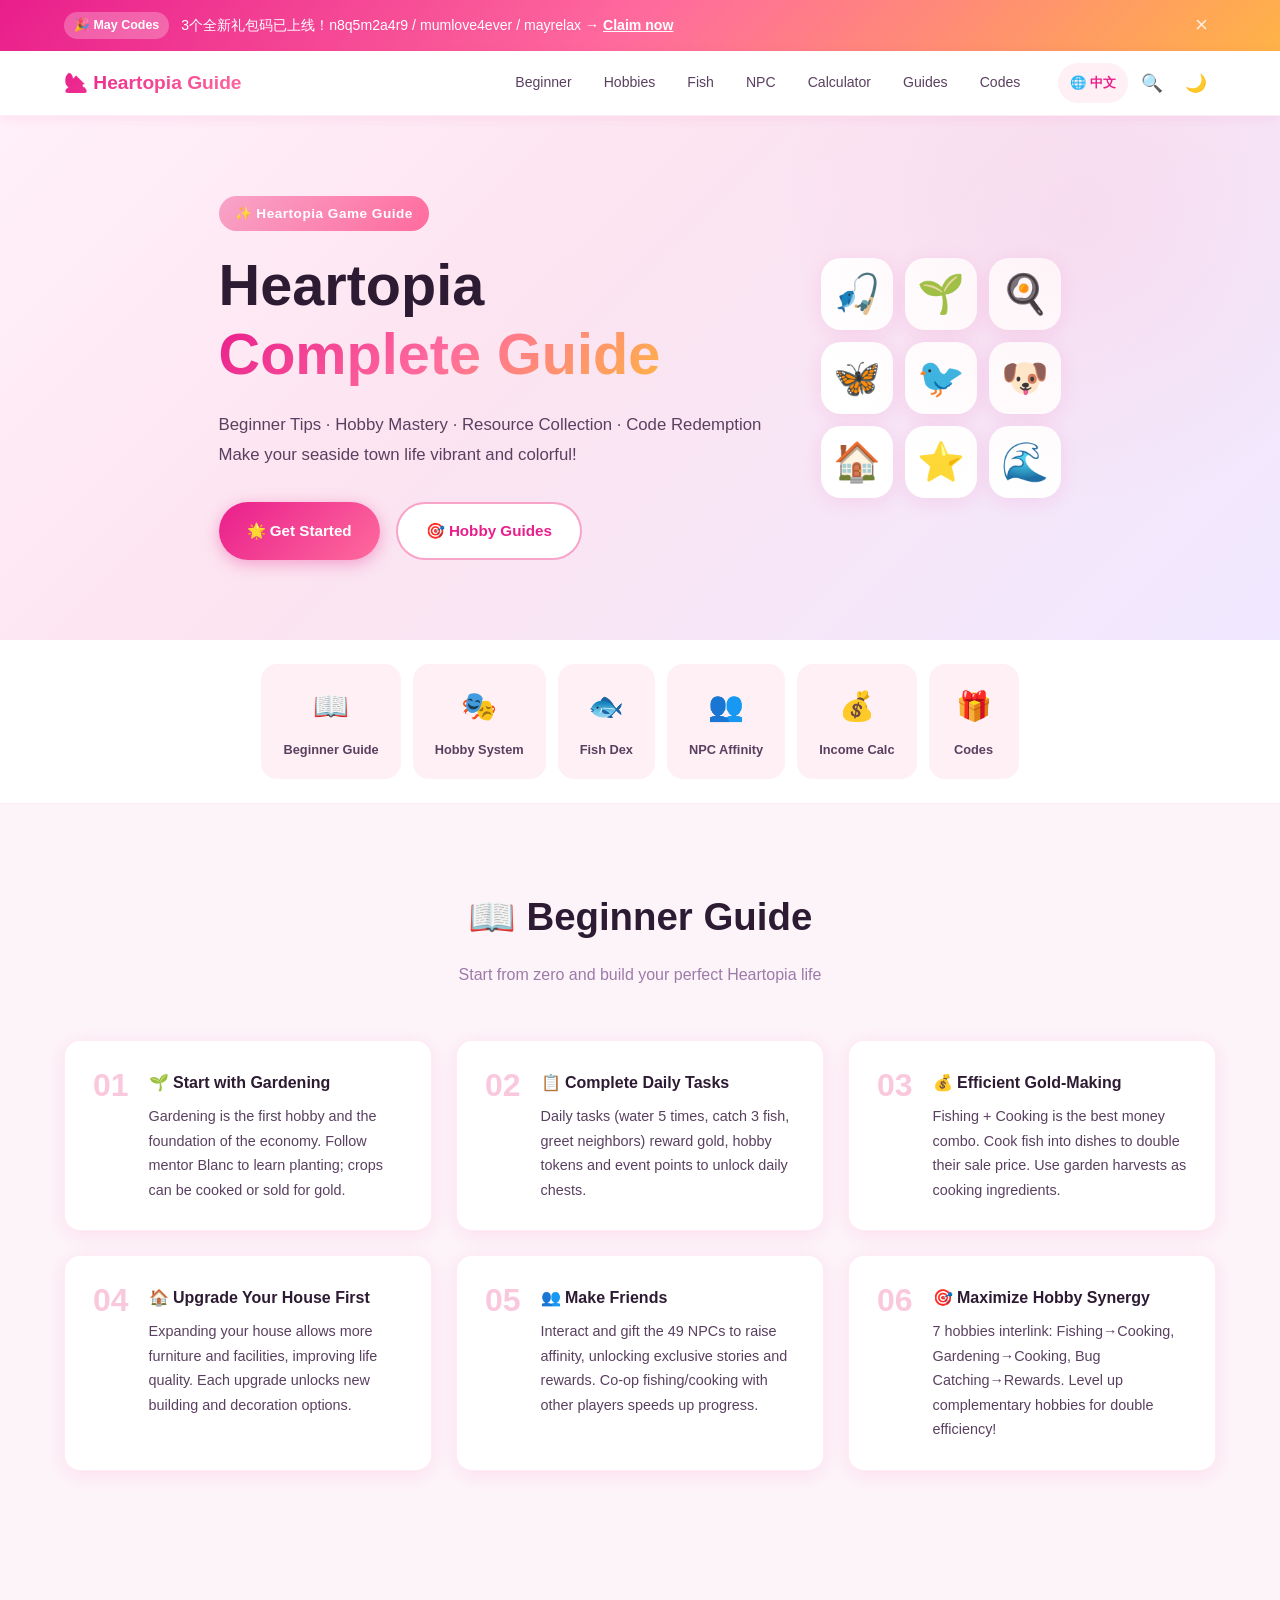
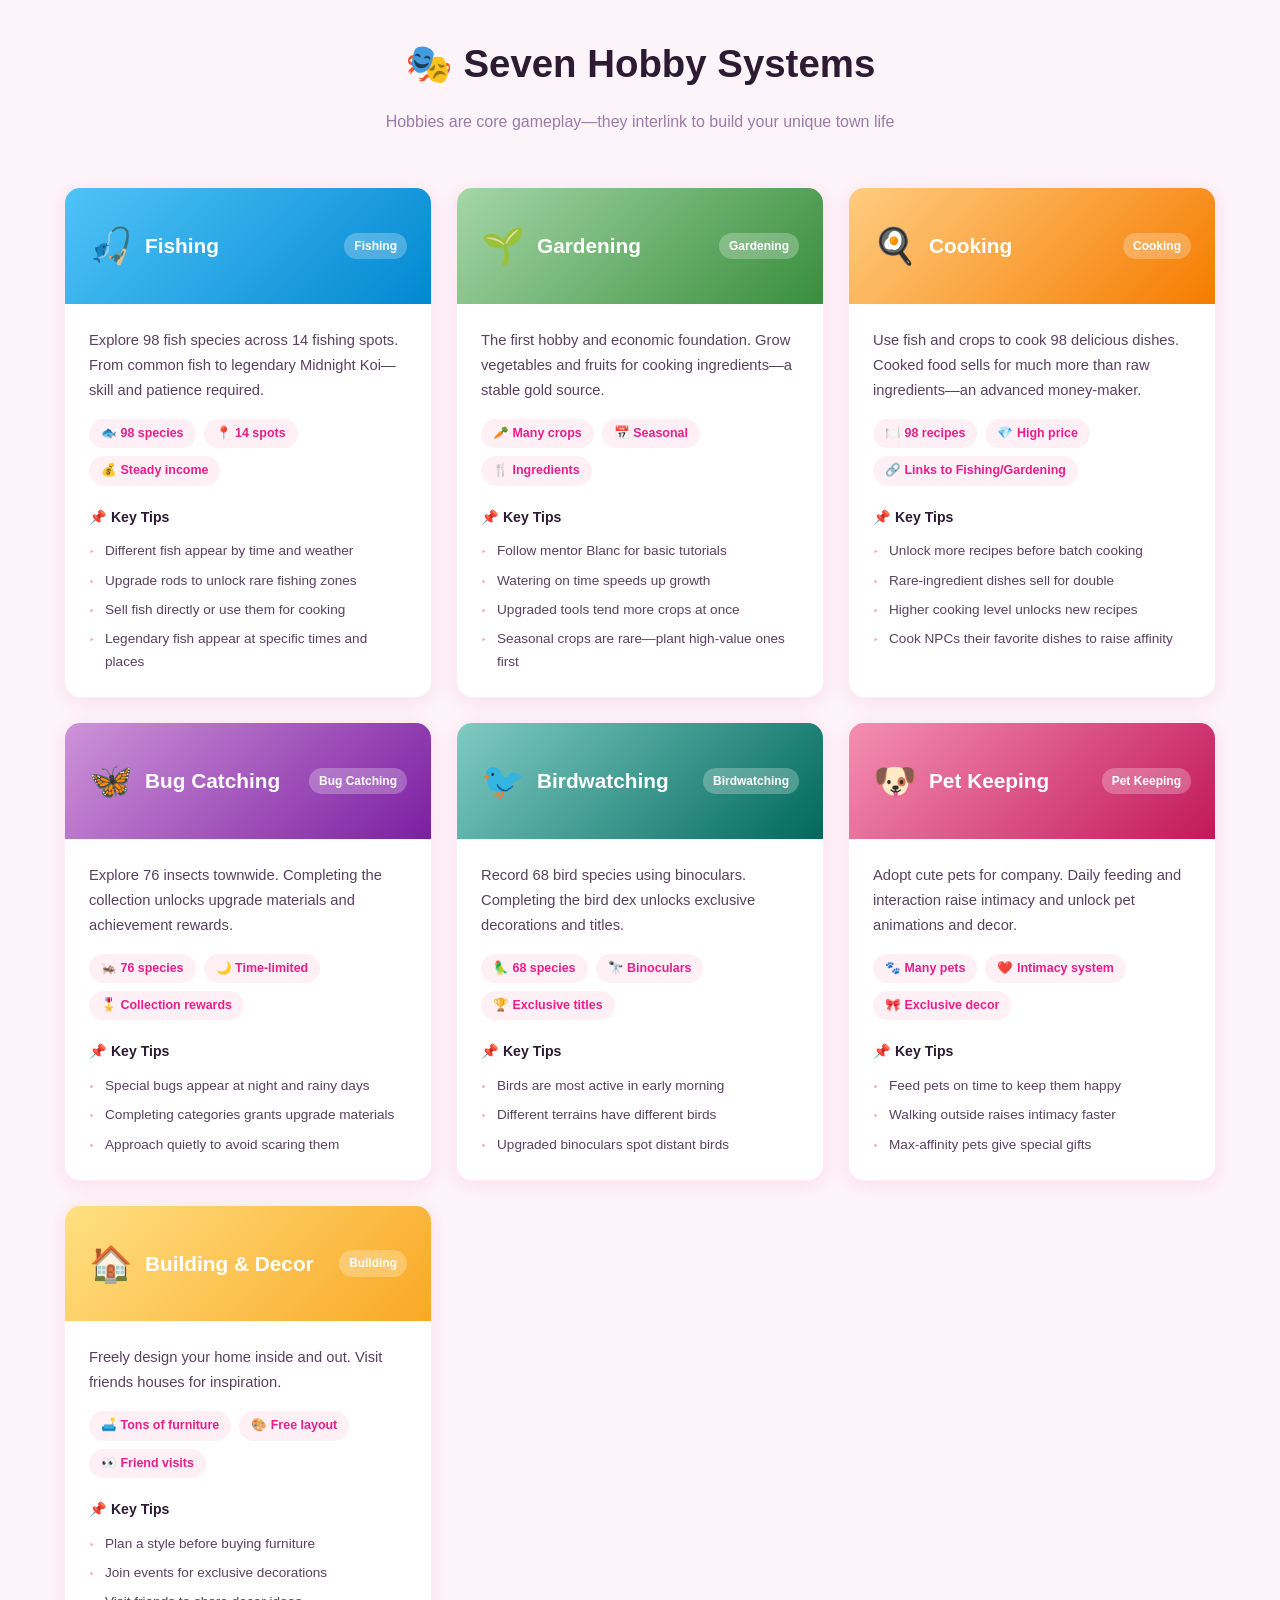
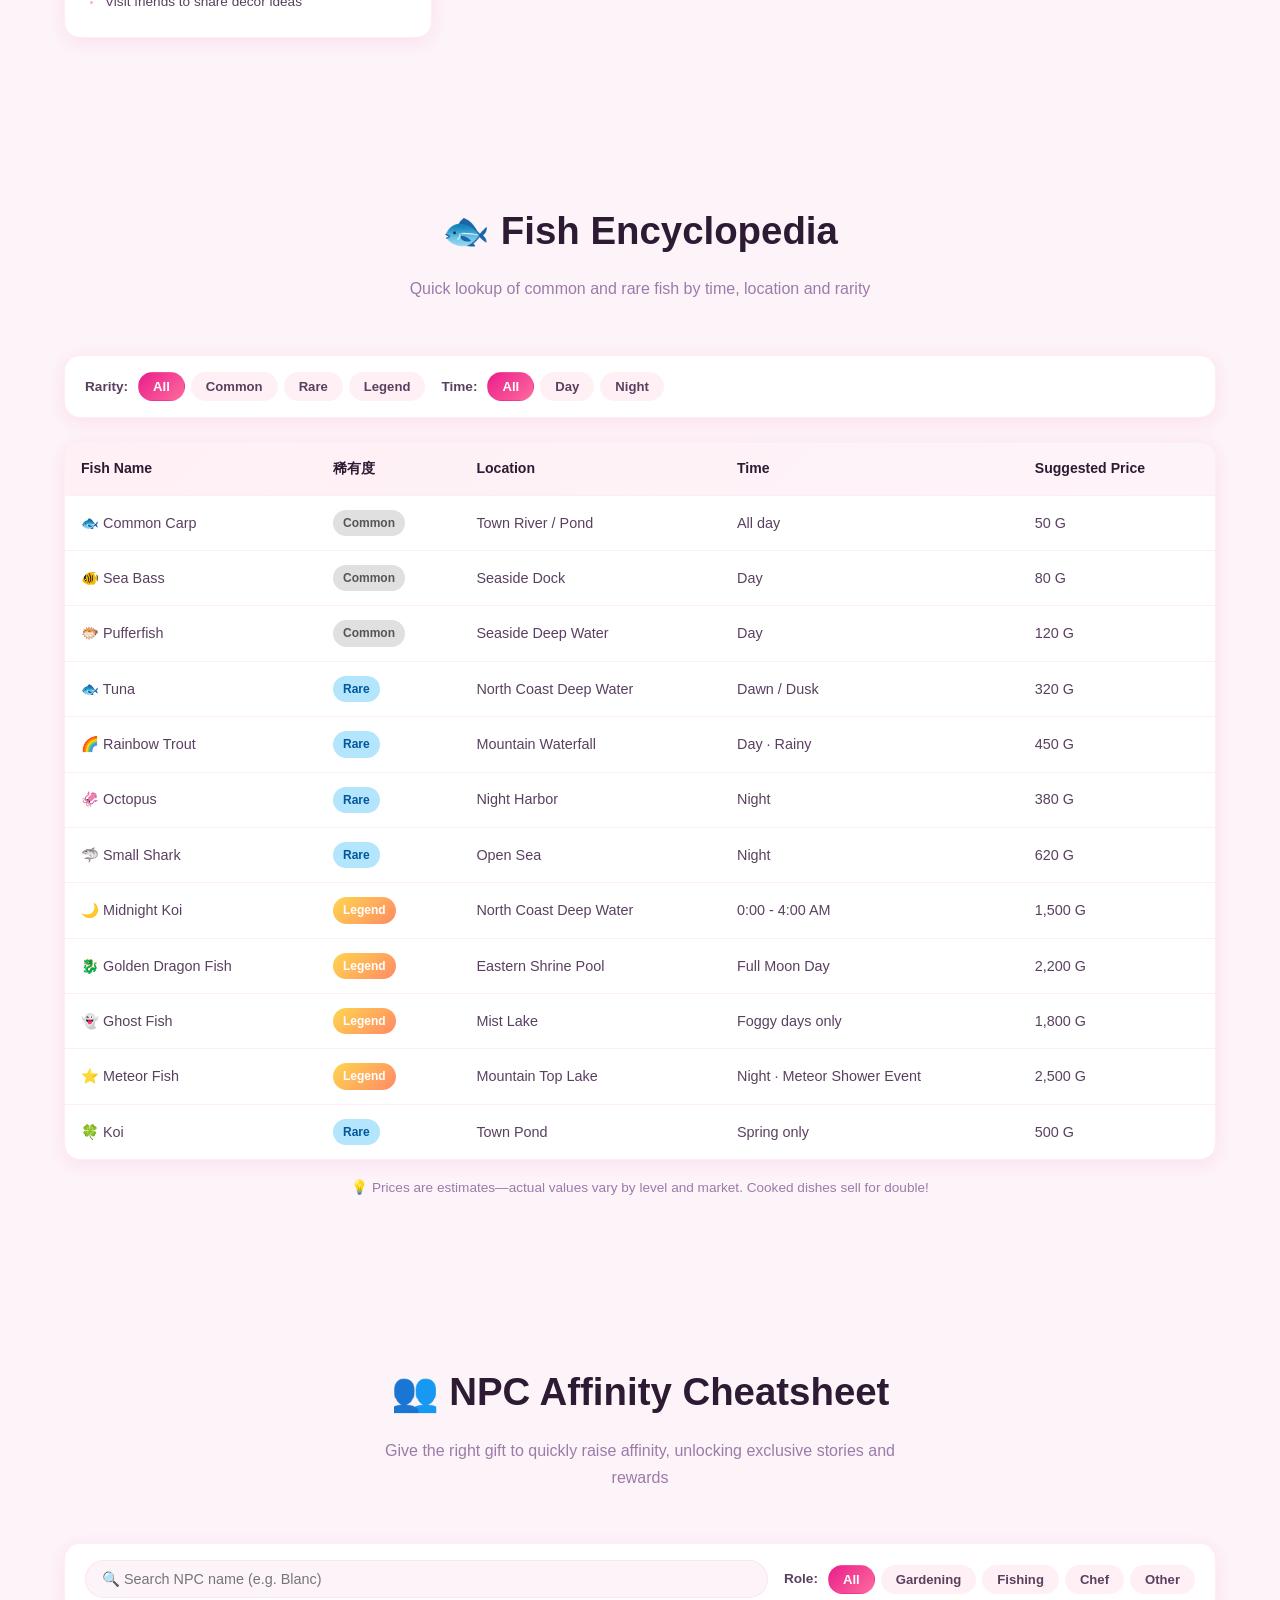
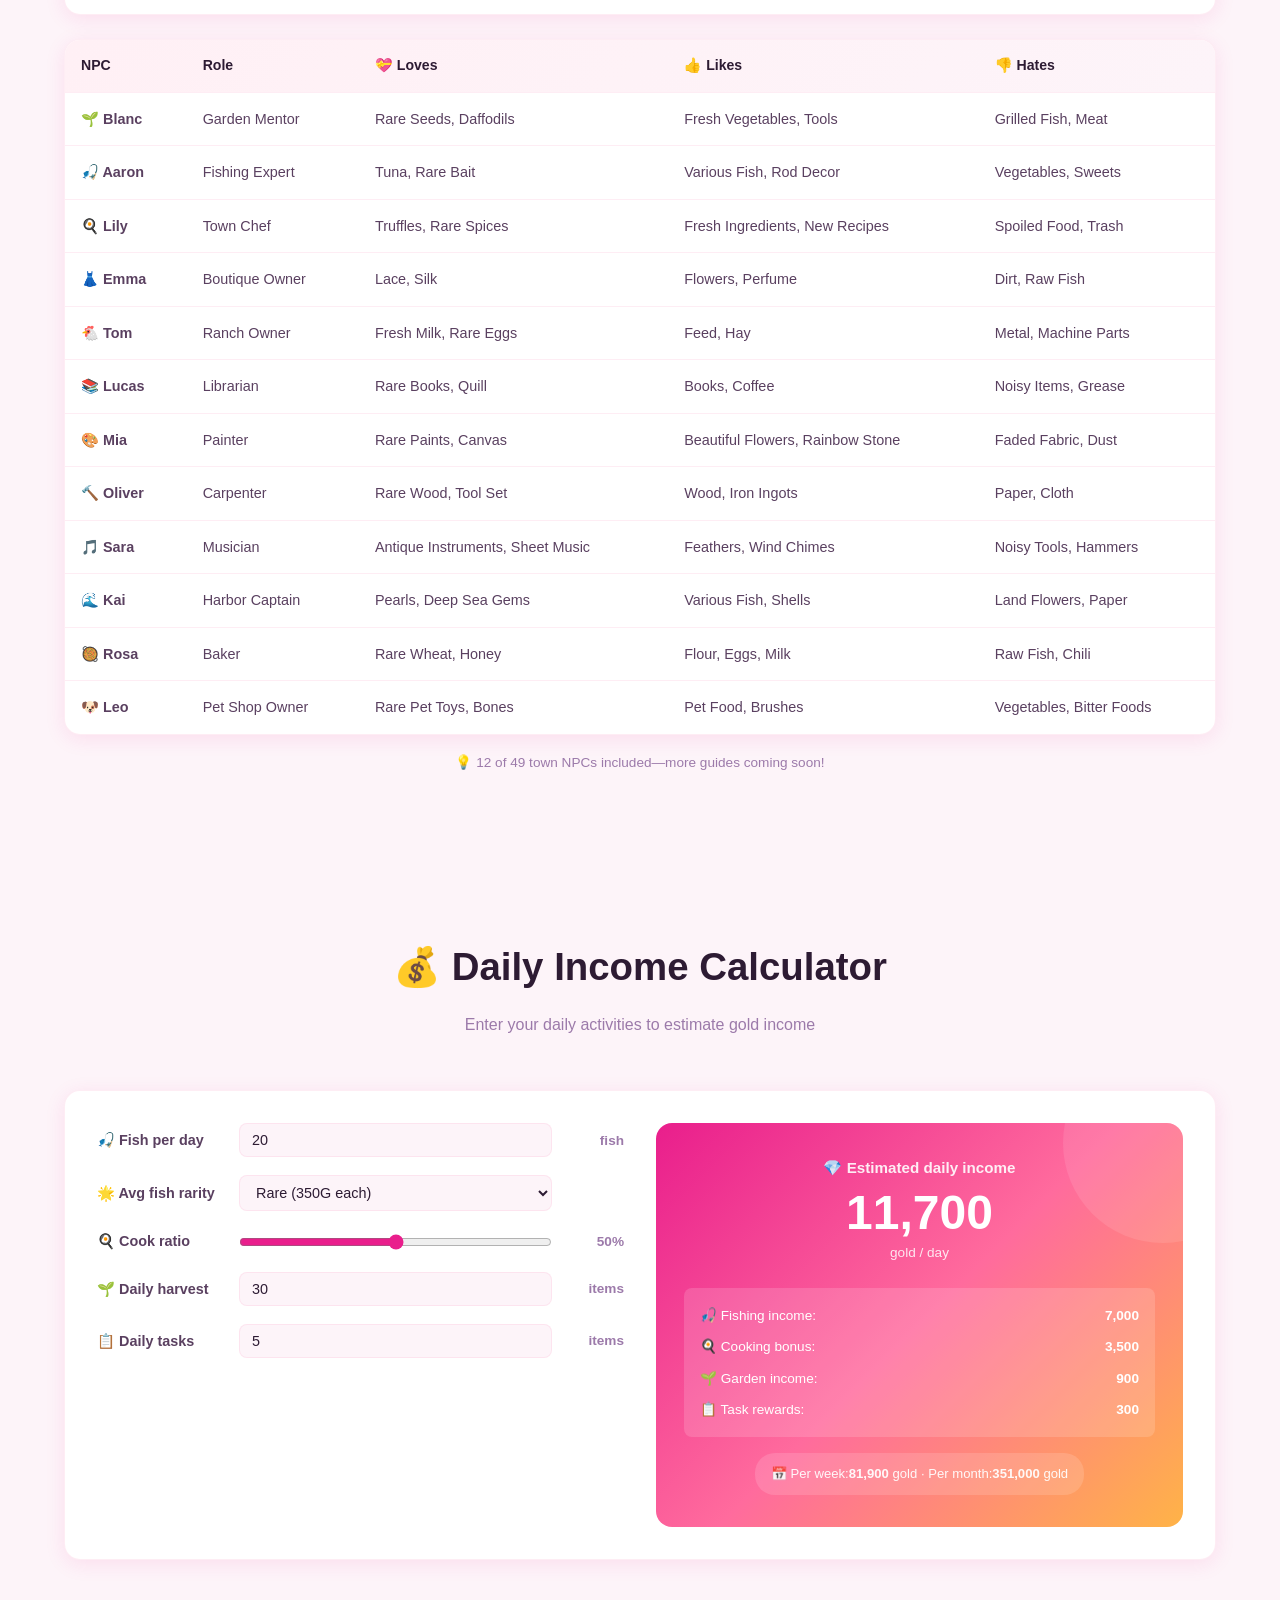
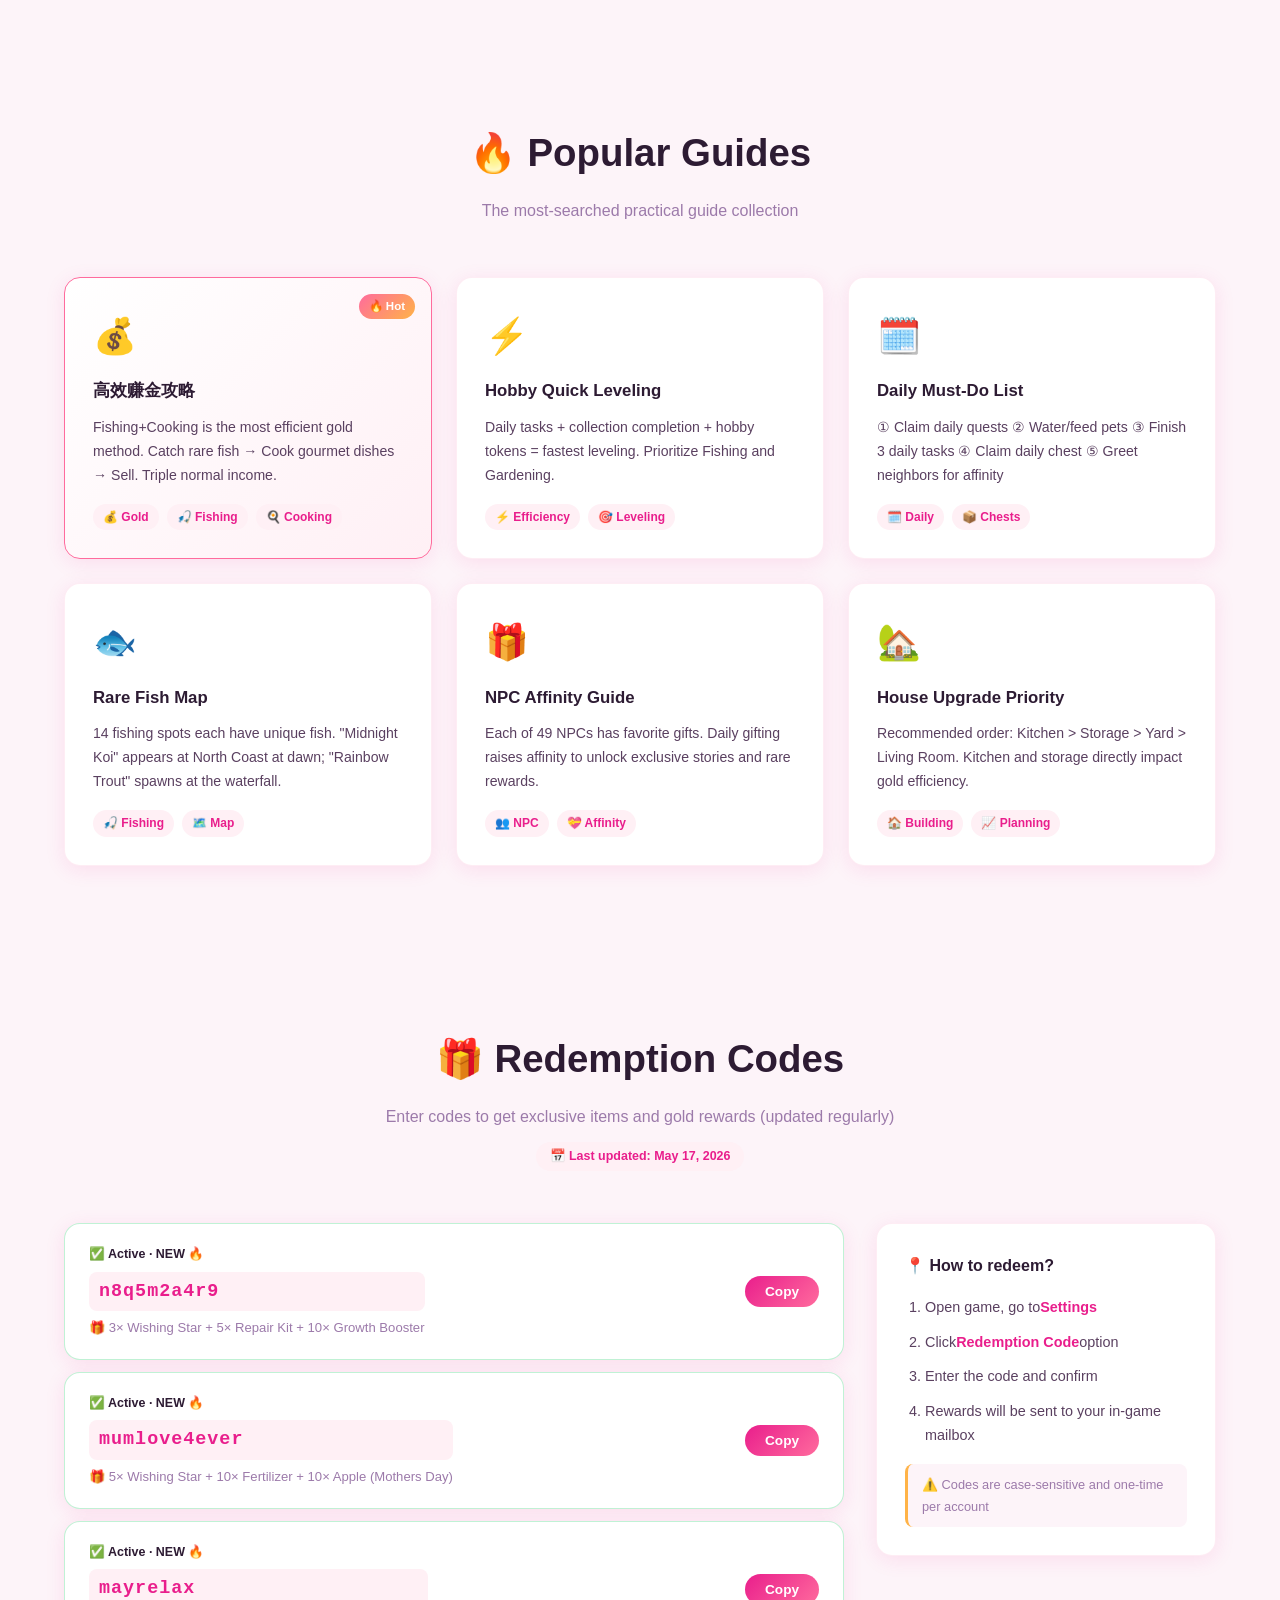
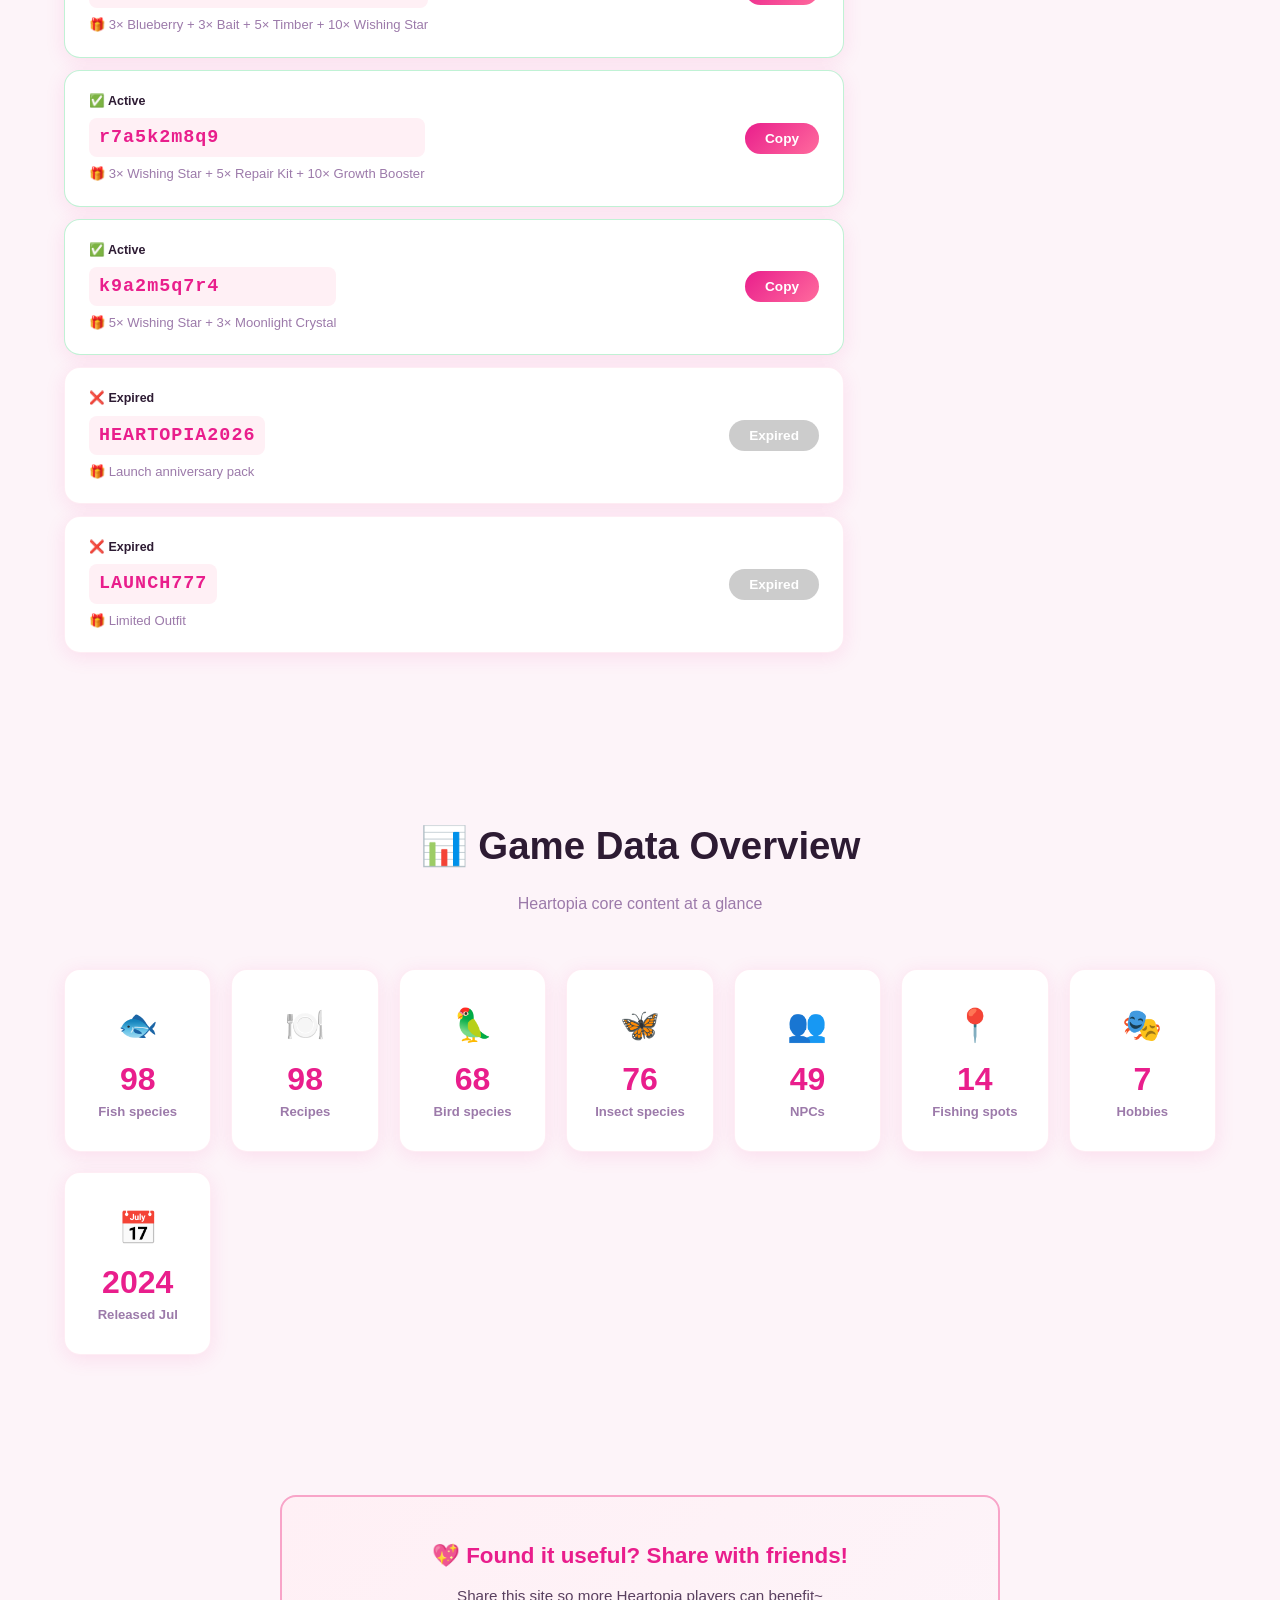
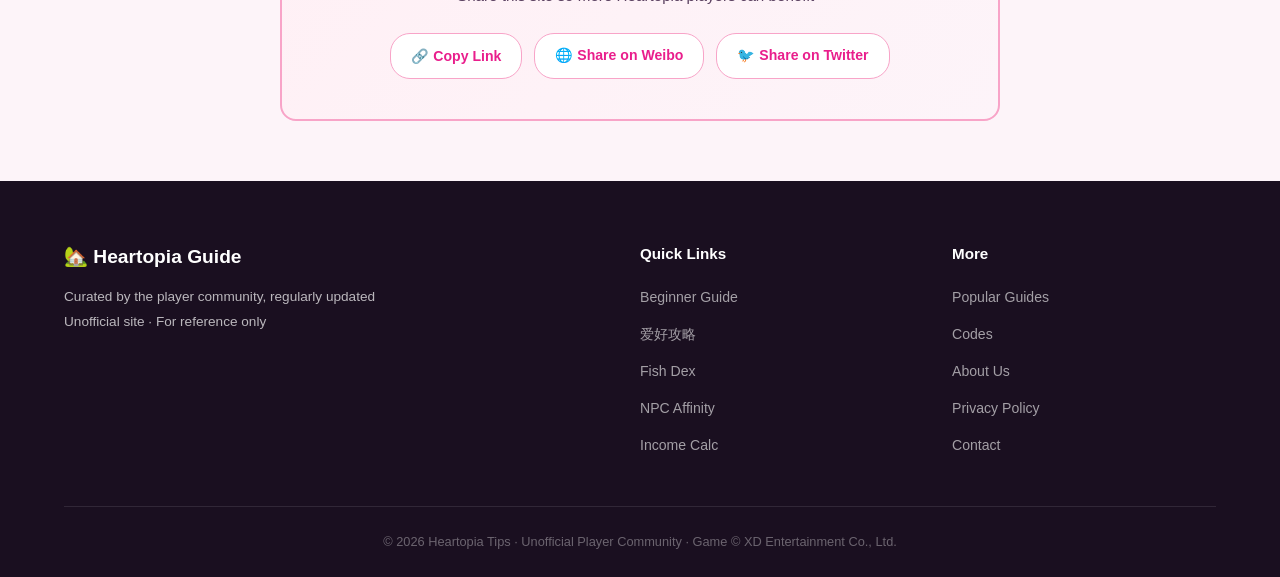
<file: index.html>
<!DOCTYPE html>
<html lang="zh-CN">
<head>
  <meta charset="UTF-8" />
  <meta name="viewport" content="width=device-width, initial-scale=1.0" />
  <meta name="google-site-verification" content="8RBSI-1IWqHlPCmlTVokvGApNBkmoZg4yW8gKkN1jRw" />

  <!-- Google AdSense -->
  <script async src="https://pagead2.googlesyndication.com/pagead/js/adsbygoogle.js?client=ca-pub-1052446335320201" crossorigin="anonymous"></script>

  <!-- SEO 基本信息 -->
  <title>心动小镇攻略站 | 新手指南 · 爱好攻略 · 礼包码 - Heartopia Guide</title>
  <meta name="description" content="心动小镇（Heartopia）全攻略：新手入坑指南、7大爱好系统（钓鱼/园艺/烹饪/捕虫/观鸟/养宠/建造）、热门赚金技巧、最新礼包码兑换码合集，助你快速上手海滨小镇生活！" />
  <meta name="keywords" content="心动小镇,心动小镇攻略,Heartopia,心动小镇礼包码,心动小镇钓鱼,心动小镇烹饪,心动小镇园艺,心动小镇新手攻略,心动小镇兑换码,心动小镇NPC,心动小镇鱼类,XD心动小镇" />
  <meta name="author" content="Heartopia Tips" />
  <meta name="robots" content="index, follow" />
  <link rel="canonical" href="https://heartopiatips.com/" />
  <link rel="icon" type="image/svg+xml" href="/favicon.svg" />
  <link rel="apple-touch-icon" href="/apple-touch-icon.svg" />
  <link rel="manifest" href="/site.webmanifest" />
  <meta name="theme-color" content="#e91e8c" />
  <link rel="alternate" hreflang="zh-CN" href="https://heartopiatips.com/" />
  <link rel="alternate" hreflang="en" href="https://heartopiatips.com/?lang=en" />
  <link rel="alternate" hreflang="x-default" href="https://heartopiatips.com/" />

  <!-- Open Graph -->
  <meta property="og:type" content="website" />
  <meta property="og:title" content="心动小镇攻略站 | 新手指南 · 爱好攻略 · 礼包码" />
  <meta property="og:description" content="心动小镇全攻略合集：7大爱好系统、新手指南、赚金技巧、最新礼包码，让你的小镇生活更精彩！" />
  <meta property="og:url" content="https://heartopiatips.com/" />
  <meta property="og:site_name" content="心动小镇攻略站" />
  <meta property="og:locale" content="zh_CN" />

  <!-- Twitter Card -->
  <meta name="twitter:card" content="summary_large_image" />
  <meta name="twitter:title" content="心动小镇攻略站 | 新手指南 · 爱好攻略 · 礼包码" />
  <meta name="twitter:description" content="心动小镇全攻略合集：7大爱好系统、新手指南、赚金技巧、最新礼包码。" />

  <!-- Schema.org -->
  <script type="application/ld+json">
  {
    "@context": "https://schema.org",
    "@type": "WebSite",
    "name": "心动小镇攻略站",
    "alternateName": "Heartopia Guide",
    "url": "https://heartopiatips.com/",
    "description": "心动小镇 Heartopia 全攻略指南，包含新手入门、7大爱好系统、赚金技巧、礼包码等内容。",
    "inLanguage": "zh-CN",
    "potentialAction": {
      "@type": "SearchAction",
      "target": "https://heartopiatips.com/?q={search_term_string}",
      "query-input": "required name=search_term_string"
    }
  }
  </script>

  <link rel="stylesheet" href="style.css?v=2" />
</head>
<body>

  <!-- 顶部公告横幅 -->
  <div class="announcement" id="announcement">
    <div class="container announcement-inner">
      <span class="ann-tag">🎉 5月新码</span>
      <span class="ann-text">3个全新礼包码已上线！n8q5m2a4r9 / mumlove4ever / mayrelax → <a href="#codes">立即领取</a></span>
      <button class="ann-close" id="annClose" aria-label="关闭">×</button>
    </div>
  </div>

  <!-- 导航栏 -->
  <nav class="navbar">
    <div class="nav-inner">
      <a href="#" class="logo">🏡 心动小镇攻略</a>
      <ul class="nav-links">
        <li><a href="#beginner">新手</a></li>
        <li><a href="#hobbies">爱好</a></li>
        <li><a href="#fish-dex">鱼类</a></li>
        <li><a href="#npc">NPC</a></li>
        <li><a href="#calculator">计算器</a></li>
        <li><a href="#guides">攻略</a></li>
        <li><a href="#codes">礼包码</a></li>
      </ul>
      <div class="nav-actions">
        <button class="lang-btn" id="langBtn" aria-label="Language">🌐 EN</button>
        <button class="search-btn" id="searchBtn" aria-label="搜索">🔍</button>
        <button class="theme-btn" id="themeBtn" aria-label="切换主题">🌙</button>
        <button class="nav-toggle" id="navToggle" aria-label="菜单">☰</button>
      </div>
    </div>
  </nav>

  <!-- 搜索弹窗 -->
  <div class="search-overlay" id="searchOverlay">
    <div class="search-box">
      <div class="search-input-wrap">
        <span class="search-icon">🔍</span>
        <input type="text" id="searchInput" placeholder="搜索攻略、NPC、鱼类、礼包码..." autocomplete="off" />
        <button class="search-close" id="searchClose">×</button>
      </div>
      <div class="search-results" id="searchResults">
        <div class="search-hint">💡 输入关键词开始搜索（如：钓鱼、礼包码、Blanc、午夜锦鲤）</div>
      </div>
    </div>
  </div>

  <!-- 英雄区 -->
  <header class="hero">
    <div class="hero-content">
      <span class="hero-badge">✨ 心动小镇 · Heartopia</span>
      <h1>心动小镇<br/><span>全攻略指南</span></h1>
      <p>新手入坑 · 爱好升级 · 资源收集 · 礼包码兑换<br/>让你在海滨小镇的生活更加丰富多彩！</p>
      <div class="hero-btns">
        <a href="#beginner" class="btn btn-primary">🌟 新手入门</a>
        <a href="#hobbies" class="btn btn-secondary">🎯 爱好攻略</a>
      </div>
    </div>
    <div class="hero-visual">
      <div class="hero-emoji-grid">
        <span>🎣</span><span>🌱</span><span>🍳</span>
        <span>🦋</span><span>🐦</span><span>🐶</span>
        <span>🏠</span><span>⭐</span><span>🌊</span>
      </div>
    </div>
  </header>

  <!-- 快速导航卡片 -->
  <section class="quick-nav">
    <div class="container">
      <div class="quick-cards">
        <a href="#beginner" class="quick-card">
          <span class="qc-icon">📖</span>
          <span class="qc-label">新手指南</span>
        </a>
        <a href="#hobbies" class="quick-card">
          <span class="qc-icon">🎭</span>
          <span class="qc-label">爱好系统</span>
        </a>
        <a href="#fish-dex" class="quick-card">
          <span class="qc-icon">🐟</span>
          <span class="qc-label">鱼类图鉴</span>
        </a>
        <a href="#npc" class="quick-card">
          <span class="qc-icon">👥</span>
          <span class="qc-label">NPC好感</span>
        </a>
        <a href="#calculator" class="quick-card">
          <span class="qc-icon">💰</span>
          <span class="qc-label">收益计算</span>
        </a>
        <a href="#codes" class="quick-card">
          <span class="qc-icon">🎁</span>
          <span class="qc-label">礼包码</span>
        </a>
      </div>
    </div>
  </section>

  <!-- 新手指南 -->
  <section id="beginner" class="section">
    <div class="container">
      <div class="section-header">
        <h2>📖 新手指南</h2>
        <p>从零开始，打造属于你的心动小镇生活</p>
      </div>
      <div class="tips-grid">
        <div class="tip-card">
          <div class="tip-num">01</div>
          <div class="tip-content">
            <h3>🌱 先从园艺开始</h3>
            <p>园艺是游戏第一个爱好，也是整个经济体系的基础。跟随导师 Blanc 学习种植，收获的作物可用于烹饪和出售赚取金币。</p>
          </div>
        </div>
        <div class="tip-card">
          <div class="tip-num">02</div>
          <div class="tip-content">
            <h3>📋 每日完成任务</h3>
            <p>坚持每天完成日常任务（浇水5次、钓3条鱼、跟邻居打招呼），可获得金币、爱好升级券和活动积分，积分可开启每日宝箱。</p>
          </div>
        </div>
        <div class="tip-card">
          <div class="tip-num">03</div>
          <div class="tip-content">
            <h3>💰 高效赚金攻略</h3>
            <p>钓鱼 + 烹饪组合是最佳赚金手段。将钓到的鱼烹饪成菜肴后出售，价值翻倍。同时积累园艺收获用于料理食材。</p>
          </div>
        </div>
        <div class="tip-card">
          <div class="tip-num">04</div>
          <div class="tip-content">
            <h3>🏠 优先升级房屋</h3>
            <p>扩展房屋空间可以放置更多家具和设施，提升生活品质和功能。每次升级都会解锁新的建造和装饰选项。</p>
          </div>
        </div>
        <div class="tip-card">
          <div class="tip-num">05</div>
          <div class="tip-content">
            <h3>👥 多交朋友互动</h3>
            <p>与镇上49位NPC角色互动、送礼可提升好感度，解锁专属剧情和奖励。与其他玩家一起钓鱼、做饭可加速进度。</p>
          </div>
        </div>
        <div class="tip-card">
          <div class="tip-num">06</div>
          <div class="tip-content">
            <h3>🎯 爱好联动最大化</h3>
            <p>7大爱好相互联动：钓鱼→烹饪、园艺→烹饪、捕虫→收集奖励。优先升级相互配合的爱好，效率翻倍！</p>
          </div>
        </div>
      </div>
    </div>
  </section>

  <!-- 爱好系统 -->
  <section id="hobbies" class="section section-alt">
    <div class="container">
      <div class="section-header">
        <h2>🎭 七大爱好系统</h2>
        <p>爱好是心动小镇的核心玩法，各爱好相互联动，共同构建你的小镇生活</p>
      </div>
      <div class="hobby-grid">

        <div class="hobby-card" id="fishing">
          <div class="hobby-header" style="background: linear-gradient(135deg,#4fc3f7,#0288d1)">
            <span class="hobby-icon">🎣</span>
            <h3>钓鱼</h3>
            <span class="hobby-tag">Fishing</span>
          </div>
          <div class="hobby-body">
            <p class="hobby-desc">在全镇14处钓鱼地点探索98种鱼类。从普通小鱼到传说级午夜锦鲤，技巧和耐心缺一不可。</p>
            <div class="hobby-stats">
              <span>🐟 98种鱼类</span>
              <span>📍 14个钓点</span>
              <span>💰 稳定收入</span>
            </div>
            <div class="hobby-tips">
              <h4>📌 核心技巧</h4>
              <ul>
                <li>不同时间段、天气会出现不同鱼种</li>
                <li>升级钓竿可解锁稀有鱼类区域</li>
                <li>钓到的鱼可直接出售或用于烹饪</li>
                <li>传说级鱼类在特定地点限时出现</li>
              </ul>
            </div>
          </div>
        </div>

        <div class="hobby-card" id="gardening">
          <div class="hobby-header" style="background: linear-gradient(135deg,#a5d6a7,#388e3c)">
            <span class="hobby-icon">🌱</span>
            <h3>园艺</h3>
            <span class="hobby-tag">Gardening</span>
          </div>
          <div class="hobby-body">
            <p class="hobby-desc">游戏第一爱好，整个经济体系的基石。种植各类蔬菜水果，为烹饪提供食材，也是最稳定的金币来源。</p>
            <div class="hobby-stats">
              <span>🥕 多种作物</span>
              <span>📅 季节限定</span>
              <span>🍴 食材来源</span>
            </div>
            <div class="hobby-tips">
              <h4>📌 核心技巧</h4>
              <ul>
                <li>跟随导师 Blanc 完成基础教学任务</li>
                <li>定时浇水可加速作物生长</li>
                <li>升级农具可同时照料更多作物</li>
                <li>季节性作物稀缺，高价值优先种</li>
              </ul>
            </div>
          </div>
        </div>

        <div class="hobby-card" id="cooking">
          <div class="hobby-header" style="background: linear-gradient(135deg,#ffcc80,#f57c00)">
            <span class="hobby-icon">🍳</span>
            <h3>烹饪</h3>
            <span class="hobby-tag">Cooking</span>
          </div>
          <div class="hobby-body">
            <p class="hobby-desc">利用钓到的鱼和种植的蔬菜制作98道精美菜肴。烹饪出的食物售价远高于原材料，是进阶赚金利器。</p>
            <div class="hobby-stats">
              <span>🍽️ 98道食谱</span>
              <span>💎 高售价</span>
              <span>🔗 联动钓鱼/园艺</span>
            </div>
            <div class="hobby-tips">
              <h4>📌 核心技巧</h4>
              <ul>
                <li>先解锁更多食谱再批量烹饪</li>
                <li>稀有食材菜肴售价翻倍</li>
                <li>烹饪等级提升解锁新菜谱</li>
                <li>可为NPC制作喜爱的菜肴提升好感</li>
              </ul>
            </div>
          </div>
        </div>

        <div class="hobby-card">
          <div class="hobby-header" style="background: linear-gradient(135deg,#ce93d8,#7b1fa2)">
            <span class="hobby-icon">🦋</span>
            <h3>捕虫</h3>
            <span class="hobby-tag">Bug Catching</span>
          </div>
          <div class="hobby-body">
            <p class="hobby-desc">全镇探索76种昆虫，完成收集图鉴获得升级材料和成就奖励。不同季节、时间段有不同昆虫出没。</p>
            <div class="hobby-stats">
              <span>🦗 76种昆虫</span>
              <span>🌙 时间限定</span>
              <span>🎖️ 收集奖励</span>
            </div>
            <div class="hobby-tips">
              <h4>📌 核心技巧</h4>
              <ul>
                <li>夜间和雨天有特殊昆虫出现</li>
                <li>完成收集分类可获得升级材料</li>
                <li>轻声靠近虫子避免惊跑</li>
              </ul>
            </div>
          </div>
        </div>

        <div class="hobby-card">
          <div class="hobby-header" style="background: linear-gradient(135deg,#80cbc4,#00695c)">
            <span class="hobby-icon">🐦</span>
            <h3>观鸟</h3>
            <span class="hobby-tag">Birdwatching</span>
          </div>
          <div class="hobby-body">
            <p class="hobby-desc">记录小镇68种鸟类，使用望远镜在各处静静观察。完成观鸟图鉴解锁专属装饰和称号。</p>
            <div class="hobby-stats">
              <span>🦜 68种鸟类</span>
              <span>🔭 望远镜工具</span>
              <span>🏆 专属称号</span>
            </div>
            <div class="hobby-tips">
              <h4>📌 核心技巧</h4>
              <ul>
                <li>清晨是鸟类活动最活跃的时段</li>
                <li>不同地貌区域有不同鸟类分布</li>
                <li>升级望远镜可发现更远处的鸟</li>
              </ul>
            </div>
          </div>
        </div>

        <div class="hobby-card">
          <div class="hobby-header" style="background: linear-gradient(135deg,#f48fb1,#c2185b)">
            <span class="hobby-icon">🐶</span>
            <h3>养宠</h3>
            <span class="hobby-tag">Pet Keeping</span>
          </div>
          <div class="hobby-body">
            <p class="hobby-desc">领养可爱宠物陪伴小镇生活，日常喂食互动提升亲密度，解锁宠物专属动作和家居装饰。</p>
            <div class="hobby-stats">
              <span>🐾 多种宠物</span>
              <span>❤️ 亲密度系统</span>
              <span>🎀 专属装饰</span>
            </div>
            <div class="hobby-tips">
              <h4>📌 核心技巧</h4>
              <ul>
                <li>每日定时喂食保持宠物心情</li>
                <li>带宠物外出散步提升亲密度更快</li>
                <li>满亲密度宠物会赠送特殊礼物</li>
              </ul>
            </div>
          </div>
        </div>

        <div class="hobby-card">
          <div class="hobby-header" style="background: linear-gradient(135deg,#ffe082,#f9a825)">
            <span class="hobby-icon">🏠</span>
            <h3>建造装饰</h3>
            <span class="hobby-tag">Building</span>
          </div>
          <div class="hobby-body">
            <p class="hobby-desc">自由设计房屋内外装饰，从家具摆放到庭院布局，打造完全属于你的梦想小窝，还可以和朋友互访参观。</p>
            <div class="hobby-stats">
              <span>🛋️ 海量家具</span>
              <span>🎨 自由布局</span>
              <span>👀 好友参观</span>
            </div>
            <div class="hobby-tips">
              <h4>📌 核心技巧</h4>
              <ul>
                <li>先规划整体风格再购买家具</li>
                <li>参加限时活动获取专属装饰</li>
                <li>好友参观可互换家具灵感</li>
              </ul>
            </div>
          </div>
        </div>

      </div>
    </div>
  </section>

  <!-- 鱼类图鉴 -->
  <section id="fish-dex" class="section">
    <div class="container">
      <div class="section-header">
        <h2>🐟 鱼类图鉴</h2>
        <p>常见与稀有鱼类一览，按时间、地点、稀有度速查</p>
      </div>

      <!-- 筛选器 -->
      <div class="filter-bar">
        <div class="filter-group">
          <span class="filter-label">稀有度：</span>
          <button class="filter-btn active" data-filter="rarity" data-value="all">全部</button>
          <button class="filter-btn" data-filter="rarity" data-value="common">普通</button>
          <button class="filter-btn" data-filter="rarity" data-value="rare">稀有</button>
          <button class="filter-btn" data-filter="rarity" data-value="legend">传说</button>
        </div>
        <div class="filter-group">
          <span class="filter-label">时间：</span>
          <button class="filter-btn active" data-filter="time" data-value="all">全部</button>
          <button class="filter-btn" data-filter="time" data-value="day">白天</button>
          <button class="filter-btn" data-filter="time" data-value="night">夜晚</button>
        </div>
      </div>

      <!-- 表格 -->
      <div class="data-table-wrap">
        <table class="data-table" id="fishTable">
          <thead>
            <tr>
              <th>鱼名</th>
              <th>稀有度</th>
              <th>钓点</th>
              <th>时间</th>
              <th>建议售价</th>
            </tr>
          </thead>
          <tbody>
            <tr data-rarity="common" data-time="day">
              <td>🐟 普通鲤鱼</td>
              <td><span class="rarity rarity-common">普通</span></td>
              <td>小镇河边 / 池塘</td>
              <td>全天</td>
              <td>50 金币</td>
            </tr>
            <tr data-rarity="common" data-time="day">
              <td>🐠 鲈鱼</td>
              <td><span class="rarity rarity-common">普通</span></td>
              <td>海滨码头</td>
              <td>白天</td>
              <td>80 金币</td>
            </tr>
            <tr data-rarity="common" data-time="day">
              <td>🐡 河豚</td>
              <td><span class="rarity rarity-common">普通</span></td>
              <td>海滨深水区</td>
              <td>白天</td>
              <td>120 金币</td>
            </tr>
            <tr data-rarity="rare" data-time="day">
              <td>🐟 金枪鱼</td>
              <td><span class="rarity rarity-rare">稀有</span></td>
              <td>北岸深水区</td>
              <td>清晨/傍晚</td>
              <td>320 金币</td>
            </tr>
            <tr data-rarity="rare" data-time="day">
              <td>🌈 彩虹鳟鱼</td>
              <td><span class="rarity rarity-rare">稀有</span></td>
              <td>山涧瀑布</td>
              <td>白天 · 雨天</td>
              <td>450 金币</td>
            </tr>
            <tr data-rarity="rare" data-time="night">
              <td>🦑 章鱼</td>
              <td><span class="rarity rarity-rare">稀有</span></td>
              <td>夜晚海港</td>
              <td>夜晚</td>
              <td>380 金币</td>
            </tr>
            <tr data-rarity="rare" data-time="night">
              <td>🦈 小型鲨鱼</td>
              <td><span class="rarity rarity-rare">稀有</span></td>
              <td>外海钓点</td>
              <td>夜晚</td>
              <td>620 金币</td>
            </tr>
            <tr data-rarity="legend" data-time="night">
              <td>🌙 午夜锦鲤</td>
              <td><span class="rarity rarity-legend">传说</span></td>
              <td>北岸深水区</td>
              <td>凌晨 0:00 - 4:00</td>
              <td>1500 金币</td>
            </tr>
            <tr data-rarity="legend" data-time="day">
              <td>🐉 金龙鱼</td>
              <td><span class="rarity rarity-legend">传说</span></td>
              <td>东方神社池</td>
              <td>满月之日</td>
              <td>2200 金币</td>
            </tr>
            <tr data-rarity="legend" data-time="day">
              <td>👻 幽灵鱼</td>
              <td><span class="rarity rarity-legend">传说</span></td>
              <td>迷雾湖</td>
              <td>雾天限定</td>
              <td>1800 金币</td>
            </tr>
            <tr data-rarity="legend" data-time="night">
              <td>⭐ 流星鱼</td>
              <td><span class="rarity rarity-legend">传说</span></td>
              <td>山顶湖泊</td>
              <td>夜晚 · 流星雨活动</td>
              <td>2500 金币</td>
            </tr>
            <tr data-rarity="rare" data-time="day">
              <td>🍀 锦鲤</td>
              <td><span class="rarity rarity-rare">稀有</span></td>
              <td>小镇池塘</td>
              <td>春季限定</td>
              <td>500 金币</td>
            </tr>
          </tbody>
        </table>
      </div>
      <p class="table-note">💡 售价为参考值，实际游戏中根据等级和市场行情会有浮动。烹饪后售价通常翻倍！</p>
    </div>
  </section>

  <!-- NPC 好感度速查表 -->
  <section id="npc" class="section section-alt">
    <div class="container">
      <div class="section-header">
        <h2>👥 NPC 好感度速查</h2>
        <p>送对礼物快速提升好感度，解锁专属剧情和奖励</p>
      </div>

      <!-- 搜索框 -->
      <div class="filter-bar">
        <div class="filter-group" style="flex: 1; min-width: 240px;">
          <input type="text" class="filter-input" id="npcSearch" placeholder="🔍 输入 NPC 名字搜索（如 Blanc）" />
        </div>
        <div class="filter-group">
          <span class="filter-label">职业：</span>
          <button class="filter-btn active" data-filter="npc-role" data-value="all">全部</button>
          <button class="filter-btn" data-filter="npc-role" data-value="farmer">园艺</button>
          <button class="filter-btn" data-filter="npc-role" data-value="fisher">钓鱼</button>
          <button class="filter-btn" data-filter="npc-role" data-value="chef">厨师</button>
          <button class="filter-btn" data-filter="npc-role" data-value="other">其他</button>
        </div>
      </div>

      <div class="data-table-wrap">
        <table class="data-table" id="npcTable">
          <thead>
            <tr>
              <th>NPC</th>
              <th>身份</th>
              <th>💝 最爱礼物</th>
              <th>👍 喜欢礼物</th>
              <th>👎 讨厌礼物</th>
            </tr>
          </thead>
          <tbody>
            <tr data-role="farmer" data-name="blanc">
              <td><strong>🌱 Blanc</strong></td>
              <td>园艺导师</td>
              <td>稀有种子、水仙花</td>
              <td>新鲜蔬菜、园艺工具</td>
              <td>烤鱼、肉类</td>
            </tr>
            <tr data-role="fisher" data-name="aaron">
              <td><strong>🎣 Aaron</strong></td>
              <td>钓鱼达人</td>
              <td>金枪鱼、稀有鱼饵</td>
              <td>各类鱼、钓竿装饰</td>
              <td>蔬菜、甜食</td>
            </tr>
            <tr data-role="chef" data-name="lily">
              <td><strong>🍳 Lily</strong></td>
              <td>镇上厨师</td>
              <td>松露、稀有香料</td>
              <td>新鲜食材、新菜谱</td>
              <td>过期食物、垃圾</td>
            </tr>
            <tr data-role="other" data-name="emma">
              <td><strong>👗 Emma</strong></td>
              <td>服装店主</td>
              <td>蕾丝布料、丝绸</td>
              <td>花朵、香水</td>
              <td>泥土、生鱼</td>
            </tr>
            <tr data-role="farmer" data-name="tom">
              <td><strong>🐔 Tom</strong></td>
              <td>牧场主</td>
              <td>新鲜牛奶、稀有蛋</td>
              <td>动物饲料、干草</td>
              <td>金属、机械零件</td>
            </tr>
            <tr data-role="other" data-name="lucas">
              <td><strong>📚 Lucas</strong></td>
              <td>图书管理员</td>
              <td>稀有古籍、羽毛笔</td>
              <td>书籍、咖啡</td>
              <td>嘈杂物品、油渍</td>
            </tr>
            <tr data-role="other" data-name="mia">
              <td><strong>🎨 Mia</strong></td>
              <td>画家</td>
              <td>稀有颜料、油画框</td>
              <td>美丽花朵、彩虹石</td>
              <td>褪色织物、灰尘</td>
            </tr>
            <tr data-role="other" data-name="oliver">
              <td><strong>🔨 Oliver</strong></td>
              <td>木匠</td>
              <td>稀有木材、工具套</td>
              <td>普通木材、铁锭</td>
              <td>纸张、布料</td>
            </tr>
            <tr data-role="other" data-name="sara">
              <td><strong>🎵 Sara</strong></td>
              <td>音乐家</td>
              <td>古董乐器、五线谱</td>
              <td>鸟羽、风铃</td>
              <td>嘈杂工具、铁锤</td>
            </tr>
            <tr data-role="fisher" data-name="kai">
              <td><strong>🌊 Kai</strong></td>
              <td>海港船长</td>
              <td>珍珠、深海宝石</td>
              <td>各类鱼、贝壳</td>
              <td>陆地花卉、纸张</td>
            </tr>
            <tr data-role="chef" data-name="rosa">
              <td><strong>🥘 Rosa</strong></td>
              <td>面包师</td>
              <td>稀有麦穗、蜂蜜</td>
              <td>面粉、鸡蛋、牛奶</td>
              <td>生鱼、辣椒</td>
            </tr>
            <tr data-role="other" data-name="leo">
              <td><strong>🐶 Leo</strong></td>
              <td>宠物店主</td>
              <td>稀有宠物玩具、骨头</td>
              <td>宠物饲料、毛刷</td>
              <td>蔬菜、苦味食物</td>
            </tr>
          </tbody>
        </table>
        <p class="table-empty" id="npcEmpty">😢 没找到相关 NPC，试试其他名字～</p>
      </div>
      <p class="table-note">💡 收录小镇 49 位 NPC 中的 12 位常见角色，更多 NPC 攻略持续更新中！</p>
    </div>
  </section>

  <!-- 收益计算器 -->
  <section id="calculator" class="section">
    <div class="container">
      <div class="section-header">
        <h2>💰 每日收益计算器</h2>
        <p>输入你的日常行为，估算每日金币收益</p>
      </div>
      <div class="calculator-wrap">
        <div class="calc-form">
          <div class="calc-row">
            <label>🎣 每天钓鱼数量</label>
            <input type="number" id="calcFish" min="0" max="200" value="20" />
            <span class="calc-unit">条</span>
          </div>
          <div class="calc-row">
            <label>🌟 平均鱼稀有度</label>
            <select id="calcFishRarity">
              <option value="80">普通（80金/条）</option>
              <option value="350" selected>稀有（350金/条）</option>
              <option value="1500">传说（1500金/条）</option>
            </select>
          </div>
          <div class="calc-row">
            <label>🍳 烹饪比例</label>
            <input type="range" id="calcCookRate" min="0" max="100" value="50" />
            <span class="calc-unit"><span id="calcCookRateVal">50</span>%</span>
          </div>
          <div class="calc-row">
            <label>🌱 每日园艺收成</label>
            <input type="number" id="calcGarden" min="0" max="200" value="30" />
            <span class="calc-unit">个</span>
          </div>
          <div class="calc-row">
            <label>📋 每日任务数</label>
            <input type="number" id="calcTasks" min="0" max="20" value="5" />
            <span class="calc-unit">个</span>
          </div>
        </div>
        <div class="calc-result" id="calcResult">
          <div class="calc-result-label">💎 预计每日收益</div>
          <div class="calc-result-num" id="calcTotal">0</div>
          <div class="calc-result-unit">金币 / 天</div>
          <div class="calc-result-breakdown">
            <div><span>🎣 钓鱼收入：</span><strong id="calcFishIncome">0</strong></div>
            <div><span>🍳 烹饪加成：</span><strong id="calcCookBonus">0</strong></div>
            <div><span>🌱 园艺收入：</span><strong id="calcGardenIncome">0</strong></div>
            <div><span>📋 任务奖励：</span><strong id="calcTaskIncome">0</strong></div>
          </div>
          <div class="calc-tip">📅 一周预计：<strong id="calcWeek">0</strong> 金币 · 一月预计：<strong id="calcMonth">0</strong> 金币</div>
        </div>
      </div>
    </div>
  </section>

  <!-- 热门攻略文章 -->
  <section id="guides" class="section section-alt">
    <div class="container">
      <div class="section-header">
        <h2>🔥 热门攻略</h2>
        <p>玩家最常搜索的实用攻略合集</p>
      </div>
      <div class="guides-grid">
        <div class="guide-card hot">
          <div class="guide-badge">🔥 热门</div>
          <div class="guide-icon">💰</div>
          <h3>高效赚金攻略</h3>
          <p>钓鱼+烹饪组合是最高效的金币获取方式。钓稀有鱼 → 烹饪高级菜肴 → 出售，日收益可达普通方式3倍以上。</p>
          <div class="guide-tags"><span>💰 金币</span><span>🎣 钓鱼</span><span>🍳 烹饪</span></div>
        </div>
        <div class="guide-card">
          <div class="guide-icon">⚡</div>
          <h3>爱好快速升级</h3>
          <p>每日任务 + 完成收集图鉴 + 使用"爱好升级券"是最快的升级路径。优先升级钓鱼和园艺这两个核心爱好。</p>
          <div class="guide-tags"><span>⚡ 效率</span><span>🎯 升级</span></div>
        </div>
        <div class="guide-card">
          <div class="guide-icon">🗓️</div>
          <h3>每日必做清单</h3>
          <p>① 领取每日任务 ② 浇水/喂宠物 ③ 完成3个日常任务 ④ 领取每日宝箱 ⑤ 和邻居打招呼提升好感度</p>
          <div class="guide-tags"><span>🗓️ 日常</span><span>📦 宝箱</span></div>
        </div>
        <div class="guide-card">
          <div class="guide-icon">🐟</div>
          <h3>稀有鱼类地图</h3>
          <p>全镇14个钓点各有特色鱼种。传说鱼「午夜锦鲤」在北岸深水区凌晨出现；「彩虹鳟」在山涧瀑布旁限时刷新。</p>
          <div class="guide-tags"><span>🎣 钓鱼</span><span>🗺️ 地图</span></div>
        </div>
        <div class="guide-card">
          <div class="guide-icon">🎁</div>
          <h3>NPC好感度攻略</h3>
          <p>49位NPC各有喜爱礼物，查询对应角色的喜好表，每天送礼可快速提升好感，解锁专属剧情和稀有奖励。</p>
          <div class="guide-tags"><span>👥 NPC</span><span>💝 好感</span></div>
        </div>
        <div class="guide-card">
          <div class="guide-icon">🏡</div>
          <h3>房屋升级优先级</h3>
          <p>推荐升级顺序：厨房设施 > 仓库扩容 > 庭院空间 > 客厅装饰。厨房和仓库直接影响赚金效率，优先级最高。</p>
          <div class="guide-tags"><span>🏠 建造</span><span>📈 规划</span></div>
        </div>
      </div>
    </div>
  </section>

  <!-- 礼包码 -->
  <section id="codes" class="section">
    <div class="container">
      <div class="section-header">
        <h2>🎁 兑换码</h2>
        <p>输入礼包码获取限定道具和金币奖励（定期更新）</p>
        <span class="update-badge">📅 最后更新：2026-05-17</span>
      </div>
      <div class="codes-wrapper">
        <div class="codes-list">
          <div class="code-item active">
            <div class="code-info">
              <span class="code-status">✅ 有效 · NEW 🔥</span>
              <code class="code-text">n8q5m2a4r9</code>
              <span class="code-reward">🎁 许愿星 ×3 + 修理工具 ×5 + 生长加速剂 ×10</span>
            </div>
            <button class="copy-btn" onclick="copyCode('n8q5m2a4r9')">复制</button>
          </div>
          <div class="code-item active">
            <div class="code-info">
              <span class="code-status">✅ 有效 · NEW 🔥</span>
              <code class="code-text">mumlove4ever</code>
              <span class="code-reward">🎁 许愿星 ×5 + 肥料 ×10 + 苹果 ×10（母亲节限定）</span>
            </div>
            <button class="copy-btn" onclick="copyCode('mumlove4ever')">复制</button>
          </div>
          <div class="code-item active">
            <div class="code-info">
              <span class="code-status">✅ 有效 · NEW 🔥</span>
              <code class="code-text">mayrelax</code>
              <span class="code-reward">🎁 蓝莓 ×3 + 鱼饵 ×3 + 木材 ×5 + 许愿星 ×10</span>
            </div>
            <button class="copy-btn" onclick="copyCode('mayrelax')">复制</button>
          </div>
          <div class="code-item active">
            <div class="code-info">
              <span class="code-status">✅ 有效</span>
              <code class="code-text">r7a5k2m8q9</code>
              <span class="code-reward">🎁 许愿星 ×3 + 修理工具 ×5 + 生长加速剂 ×10</span>
            </div>
            <button class="copy-btn" onclick="copyCode('r7a5k2m8q9')">复制</button>
          </div>
          <div class="code-item active">
            <div class="code-info">
              <span class="code-status">✅ 有效</span>
              <code class="code-text">k9a2m5q7r4</code>
              <span class="code-reward">🎁 许愿星 ×5 + 月光水晶 ×3</span>
            </div>
            <button class="copy-btn" onclick="copyCode('k9a2m5q7r4')">复制</button>
          </div>
          <div class="code-item expired">
            <div class="code-info">
              <span class="code-status">❌ 已过期</span>
              <code class="code-text">HEARTOPIA2026</code>
              <span class="code-reward">🎁 上线纪念礼包</span>
            </div>
            <button class="copy-btn" disabled>已过期</button>
          </div>
          <div class="code-item expired">
            <div class="code-info">
              <span class="code-status">❌ 已过期</span>
              <code class="code-text">LAUNCH777</code>
              <span class="code-reward">🎁 限定装扮</span>
            </div>
            <button class="copy-btn" disabled>已过期</button>
          </div>
        </div>
        <div class="codes-hint">
          <div class="hint-card">
            <h4>📍 如何兑换？</h4>
            <ol>
              <li>打开游戏，进入<strong>「设置」</strong></li>
              <li>点击<strong>「礼包码」</strong>选项</li>
              <li>输入兑换码并确认</li>
              <li>奖励将自动发送到邮箱</li>
            </ol>
            <p class="hint-note">⚠️ 兑换码区分大小写，每个账号限用一次</p>
          </div>
        </div>
      </div>
      <div class="codes-toast" id="toast">✅ 已复制到剪贴板！</div>
    </div>
  </section>

  <!-- 数据速查 -->
  <section class="section section-alt">
    <div class="container">
      <div class="section-header">
        <h2>📊 游戏数据速查</h2>
        <p>心动小镇核心内容数量一览</p>
      </div>
      <div class="stats-grid">
        <div class="stat-card">
          <div class="stat-icon">🐟</div>
          <div class="stat-num">98</div>
          <div class="stat-label">种鱼类</div>
        </div>
        <div class="stat-card">
          <div class="stat-icon">🍽️</div>
          <div class="stat-num">98</div>
          <div class="stat-label">道菜谱</div>
        </div>
        <div class="stat-card">
          <div class="stat-icon">🦜</div>
          <div class="stat-num">68</div>
          <div class="stat-label">种鸟类</div>
        </div>
        <div class="stat-card">
          <div class="stat-icon">🦋</div>
          <div class="stat-num">76</div>
          <div class="stat-label">种昆虫</div>
        </div>
        <div class="stat-card">
          <div class="stat-icon">👥</div>
          <div class="stat-num">49</div>
          <div class="stat-label">位NPC角色</div>
        </div>
        <div class="stat-card">
          <div class="stat-icon">📍</div>
          <div class="stat-num">14</div>
          <div class="stat-label">处钓鱼地点</div>
        </div>
        <div class="stat-card">
          <div class="stat-icon">🎭</div>
          <div class="stat-num">7</div>
          <div class="stat-label">大爱好系统</div>
        </div>
        <div class="stat-card">
          <div class="stat-icon">📅</div>
          <div class="stat-num">2024</div>
          <div class="stat-label">年7月上线</div>
        </div>
      </div>
    </div>
  </section>

  <!-- 分享区 -->
  <section class="share-section">
    <div class="container">
      <div class="share-card">
        <h3>💖 觉得有用？分享给好友吧！</h3>
        <p>把这个攻略站分享出去，让更多心动小镇玩家受益～</p>
        <div class="share-btns">
          <button class="share-btn" data-share="copy">🔗 复制链接</button>
          <a class="share-btn" data-share="weibo" href="javascript:void(0)" id="shareWeibo">🌐 分享到微博</a>
          <a class="share-btn" data-share="twitter" href="javascript:void(0)" id="shareTwitter">🐦 分享到 Twitter</a>
        </div>
      </div>
    </div>
  </section>

  <!-- Footer -->
  <footer class="footer">
    <div class="container">
      <div class="footer-inner">
        <div class="footer-brand">
          <span class="footer-logo">🏡 心动小镇攻略</span>
          <p>由玩家社区整理，持续更新中<br/>非官方网站 · 内容仅供参考</p>
        </div>
        <div class="footer-links">
          <h4>快捷导航</h4>
          <ul>
            <li><a href="#beginner">新手指南</a></li>
            <li><a href="#hobbies">爱好攻略</a></li>
            <li><a href="#fish-dex">鱼类图鉴</a></li>
            <li><a href="#npc">NPC好感</a></li>
            <li><a href="#calculator">收益计算</a></li>
          </ul>
        </div>
        <div class="footer-links">
          <h4>更多内容</h4>
          <ul>
            <li><a href="#guides">热门攻略</a></li>
            <li><a href="#codes">礼包码</a></li>
            <li><a href="/about.html">关于我们</a></li>
            <li><a href="/privacy.html">隐私政策</a></li>
            <li><a href="mailto:leeshengyan0509@gmail.com">联系我们</a></li>
          </ul>
        </div>
      </div>
      <div class="footer-bottom">
        <p>© 2026 心动小镇攻略站 · 非官方玩家社区 · 游戏版权归 XD Entertainment Co., Ltd. 所有</p>
      </div>
    </div>
  </footer>

  <!-- 返回顶部按钮 -->
  <button class="back-to-top" id="backToTop" aria-label="返回顶部">↑</button>

  <script src="main.js?v=3"></script>
  <script src="i18n.js?v=1"></script>
</body>
</html>
</file>
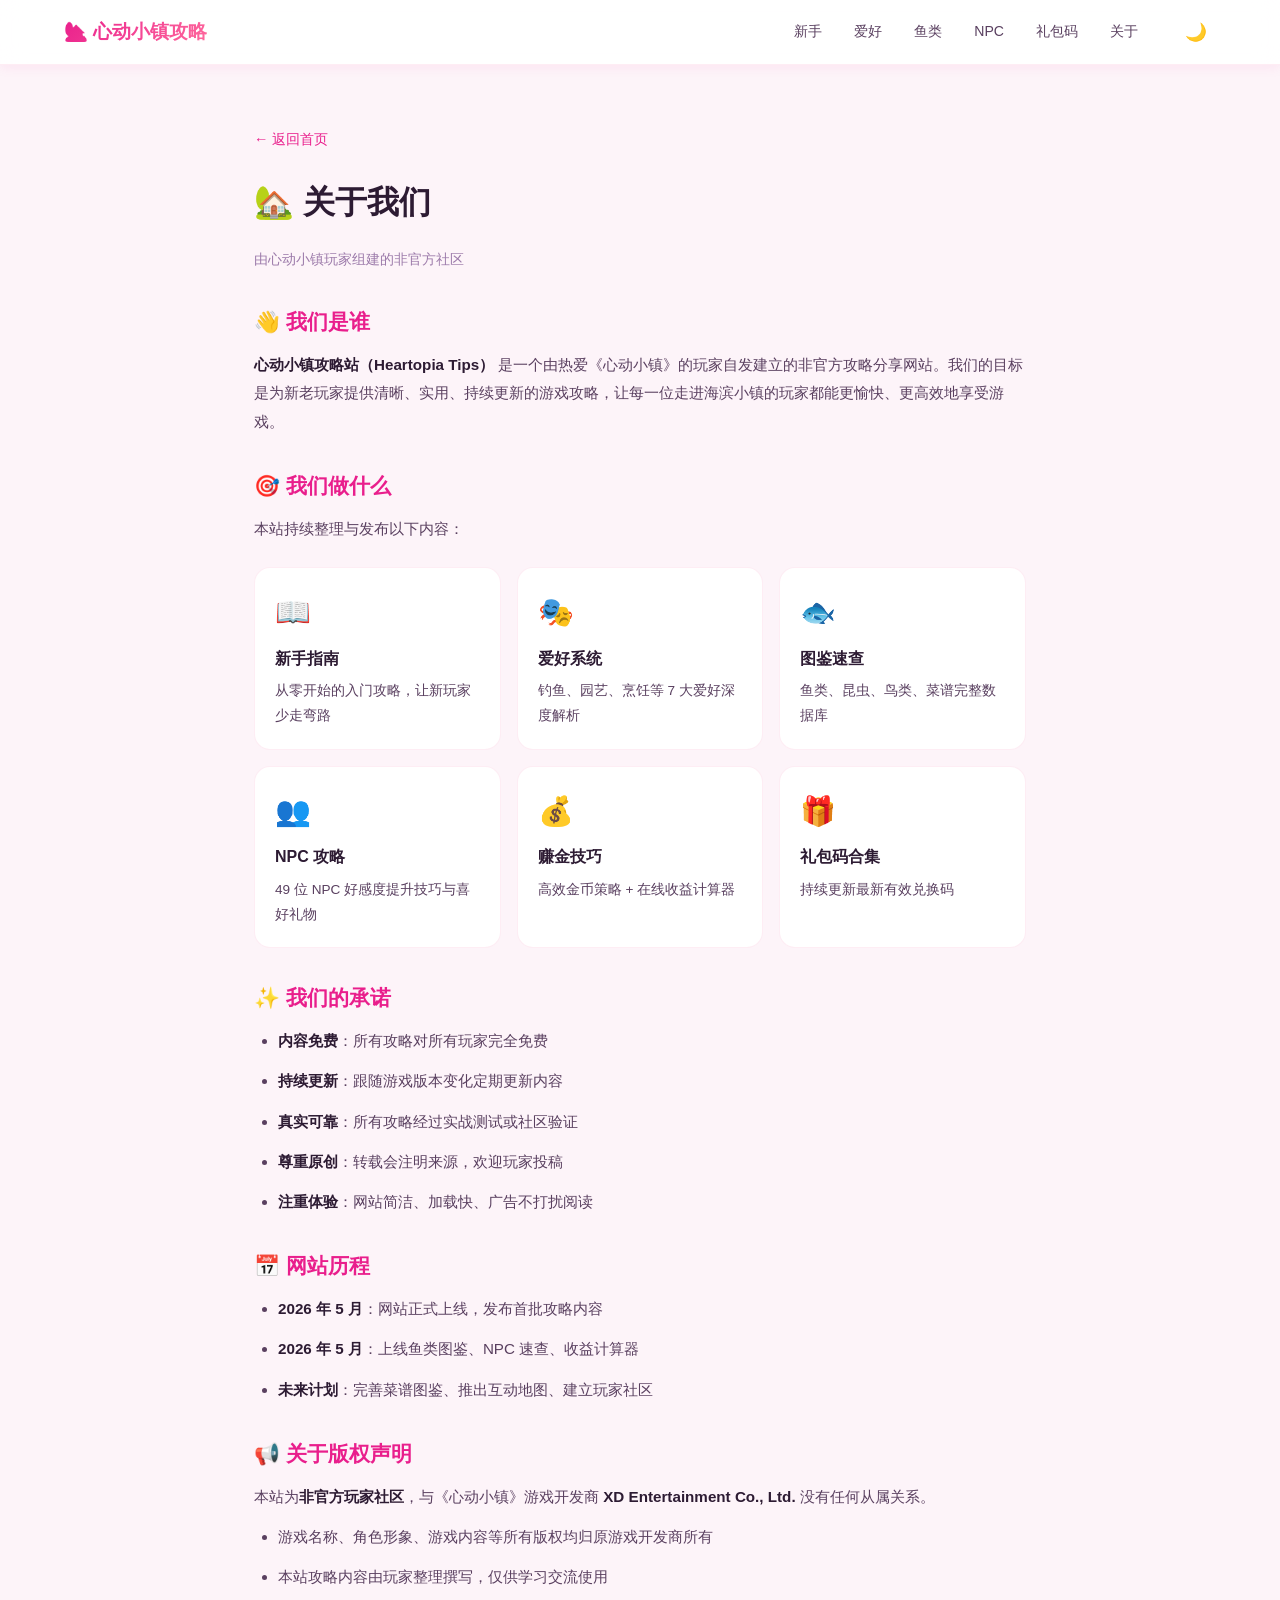
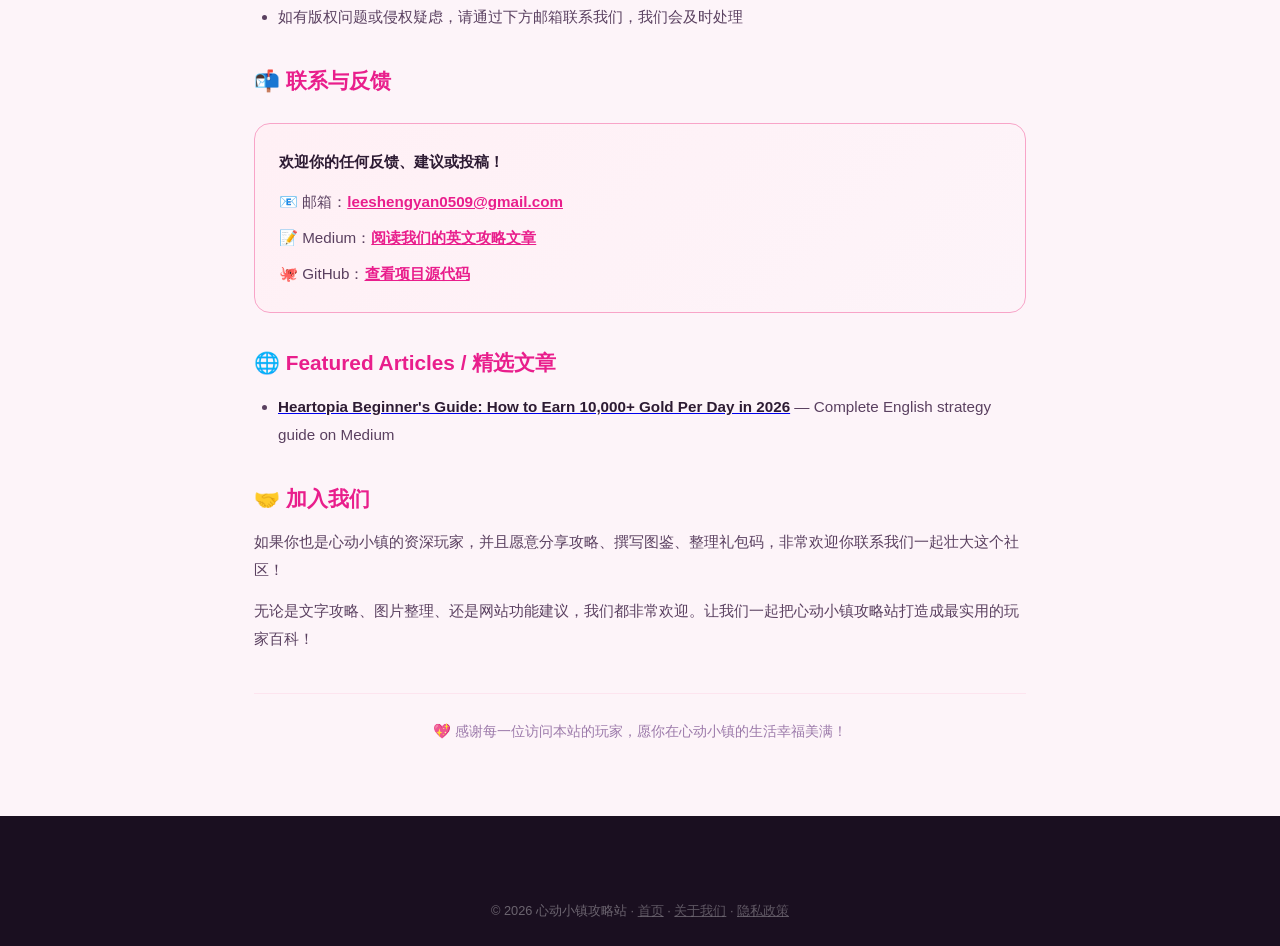
<file: about.html>
<!DOCTYPE html>
<html lang="zh-CN">
<head>
  <meta charset="UTF-8" />
  <meta name="viewport" content="width=device-width, initial-scale=1.0" />
  <title>关于我们 | 心动小镇攻略站</title>
  <meta name="description" content="了解心动小镇攻略站的来历、内容定位和团队介绍。我们是由热爱心动小镇的玩家组建的非官方攻略社区。" />
  <meta name="robots" content="index, follow" />
  <link rel="canonical" href="https://heartopiatips.com/about.html" />
  <link rel="icon" type="image/svg+xml" href="/favicon.svg" />
  <link rel="apple-touch-icon" href="/apple-touch-icon.svg" />
  <link rel="manifest" href="/site.webmanifest" />
  <meta name="theme-color" content="#e91e8c" />
  <link rel="stylesheet" href="style.css?v=2" />

  <!-- Google AdSense -->
  <script async src="https://pagead2.googlesyndication.com/pagead/js/adsbygoogle.js?client=ca-pub-1052446335320201" crossorigin="anonymous"></script>
  <style>
    .doc-page { max-width: 820px; margin: 0 auto; padding: 60px 24px; }
    .doc-page h1 { font-size: 2rem; margin-bottom: 16px; color: var(--text-dark); }
    .doc-page .doc-meta { color: var(--text-light); font-size: 0.88rem; margin-bottom: 32px; }
    .doc-page h2 { font-size: 1.3rem; margin: 32px 0 12px; color: var(--pink-dark); }
    .doc-page p, .doc-page li { font-size: 0.95rem; line-height: 1.85; color: var(--text-mid); margin-bottom: 12px; }
    .doc-page ul { padding-left: 24px; margin-bottom: 16px; }
    .doc-page strong { color: var(--text-dark); }
    .doc-back { display: inline-block; margin-bottom: 24px; color: var(--pink-dark); text-decoration: none; font-size: 0.9rem; }
    .doc-back:hover { text-decoration: underline; }
    .feature-row { display: grid; grid-template-columns: repeat(auto-fill, minmax(220px, 1fr)); gap: 16px; margin: 24px 0; }
    .feature-item { background: var(--card-bg); border: 1px solid var(--border-color); border-radius: var(--radius); padding: 20px; }
    .feature-item .fi-icon { font-size: 1.8rem; margin-bottom: 8px; }
    .feature-item h3 { font-size: 1rem; color: var(--text-dark); margin-bottom: 6px; }
    .feature-item p { font-size: 0.85rem; color: var(--text-mid); margin: 0; }
    .contact-card { background: linear-gradient(135deg, var(--pink-light), var(--bg-alt)); border: 1px solid var(--pink); border-radius: var(--radius); padding: 24px; margin: 24px 0; }
    .contact-card a { color: var(--pink-dark); font-weight: 700; }
  </style>
</head>
<body>

  <!-- 导航栏 -->
  <nav class="navbar">
    <div class="nav-inner">
      <a href="/" class="logo">🏡 心动小镇攻略</a>
      <ul class="nav-links">
        <li><a href="/#beginner">新手</a></li>
        <li><a href="/#hobbies">爱好</a></li>
        <li><a href="/#fish-dex">鱼类</a></li>
        <li><a href="/#npc">NPC</a></li>
        <li><a href="/#codes">礼包码</a></li>
        <li><a href="/about.html">关于</a></li>
      </ul>
      <div class="nav-actions">
        <button class="theme-btn" id="themeBtn" aria-label="切换主题">🌙</button>
        <button class="nav-toggle" id="navToggle" aria-label="菜单">☰</button>
      </div>
    </div>
  </nav>

  <main class="doc-page">
    <a href="/" class="doc-back">← 返回首页</a>
    <h1>🏡 关于我们</h1>
    <p class="doc-meta">由心动小镇玩家组建的非官方社区</p>

    <h2>👋 我们是谁</h2>
    <p><strong>心动小镇攻略站（Heartopia Tips）</strong> 是一个由热爱《心动小镇》的玩家自发建立的非官方攻略分享网站。我们的目标是为新老玩家提供清晰、实用、持续更新的游戏攻略，让每一位走进海滨小镇的玩家都能更愉快、更高效地享受游戏。</p>

    <h2>🎯 我们做什么</h2>
    <p>本站持续整理与发布以下内容：</p>

    <div class="feature-row">
      <div class="feature-item">
        <div class="fi-icon">📖</div>
        <h3>新手指南</h3>
        <p>从零开始的入门攻略，让新玩家少走弯路</p>
      </div>
      <div class="feature-item">
        <div class="fi-icon">🎭</div>
        <h3>爱好系统</h3>
        <p>钓鱼、园艺、烹饪等 7 大爱好深度解析</p>
      </div>
      <div class="feature-item">
        <div class="fi-icon">🐟</div>
        <h3>图鉴速查</h3>
        <p>鱼类、昆虫、鸟类、菜谱完整数据库</p>
      </div>
      <div class="feature-item">
        <div class="fi-icon">👥</div>
        <h3>NPC 攻略</h3>
        <p>49 位 NPC 好感度提升技巧与喜好礼物</p>
      </div>
      <div class="feature-item">
        <div class="fi-icon">💰</div>
        <h3>赚金技巧</h3>
        <p>高效金币策略 + 在线收益计算器</p>
      </div>
      <div class="feature-item">
        <div class="fi-icon">🎁</div>
        <h3>礼包码合集</h3>
        <p>持续更新最新有效兑换码</p>
      </div>
    </div>

    <h2>✨ 我们的承诺</h2>
    <ul>
      <li><strong>内容免费</strong>：所有攻略对所有玩家完全免费</li>
      <li><strong>持续更新</strong>：跟随游戏版本变化定期更新内容</li>
      <li><strong>真实可靠</strong>：所有攻略经过实战测试或社区验证</li>
      <li><strong>尊重原创</strong>：转载会注明来源，欢迎玩家投稿</li>
      <li><strong>注重体验</strong>：网站简洁、加载快、广告不打扰阅读</li>
    </ul>

    <h2>📅 网站历程</h2>
    <ul>
      <li><strong>2026 年 5 月</strong>：网站正式上线，发布首批攻略内容</li>
      <li><strong>2026 年 5 月</strong>：上线鱼类图鉴、NPC 速查、收益计算器</li>
      <li><strong>未来计划</strong>：完善菜谱图鉴、推出互动地图、建立玩家社区</li>
    </ul>

    <h2>📢 关于版权声明</h2>
    <p>本站为<strong>非官方玩家社区</strong>，与《心动小镇》游戏开发商 <strong>XD Entertainment Co., Ltd.</strong> 没有任何从属关系。</p>
    <ul>
      <li>游戏名称、角色形象、游戏内容等所有版权均归原游戏开发商所有</li>
      <li>本站攻略内容由玩家整理撰写，仅供学习交流使用</li>
      <li>如有版权问题或侵权疑虑，请通过下方邮箱联系我们，我们会及时处理</li>
    </ul>

    <h2>📬 联系与反馈</h2>
    <div class="contact-card">
      <p style="margin-bottom: 12px;"><strong>欢迎你的任何反馈、建议或投稿！</strong></p>
      <p style="margin-bottom: 8px;">📧 邮箱：<a href="mailto:leeshengyan0509@gmail.com">leeshengyan0509@gmail.com</a></p>
      <p style="margin-bottom: 8px;">📝 Medium：<a href="https://medium.com/@leeshengyan0509" target="_blank" rel="noopener">阅读我们的英文攻略文章</a></p>
      <p style="margin-bottom: 0;">🐙 GitHub：<a href="https://github.com/leeshengyan0509-ship-it/heartopia" target="_blank" rel="noopener">查看项目源代码</a></p>
    </div>

    <h2>🌐 Featured Articles / 精选文章</h2>
    <ul>
      <li><a href="https://medium.com/@leeshengyan0509/heartopia-beginners-guide-how-to-earn-10-000-gold-per-day-in-2026-dbd848c91b1e" target="_blank" rel="noopener"><strong>Heartopia Beginner's Guide: How to Earn 10,000+ Gold Per Day in 2026</strong></a> — Complete English strategy guide on Medium</li>
    </ul>

    <h2>🤝 加入我们</h2>
    <p>如果你也是心动小镇的资深玩家，并且愿意分享攻略、撰写图鉴、整理礼包码，非常欢迎你联系我们一起壮大这个社区！</p>

    <p>无论是文字攻略、图片整理、还是网站功能建议，我们都非常欢迎。让我们一起把心动小镇攻略站打造成最实用的玩家百科！</p>

    <p style="margin-top: 40px; padding-top: 24px; border-top: 1px solid var(--border-color); font-size: 0.9rem; color: var(--text-light); text-align: center;">
      💖 感谢每一位访问本站的玩家，愿你在心动小镇的生活幸福美满！
    </p>
  </main>

  <!-- Footer -->
  <footer class="footer">
    <div class="container">
      <div class="footer-bottom">
        <p>© 2026 心动小镇攻略站 · <a href="/" style="color: rgba(255,255,255,0.6);">首页</a> · <a href="/about.html" style="color: rgba(255,255,255,0.6);">关于我们</a> · <a href="/privacy.html" style="color: rgba(255,255,255,0.6);">隐私政策</a></p>
      </div>
    </div>
  </footer>

  <script>
    const themeBtn = document.getElementById('themeBtn');
    if (localStorage.getItem('theme') === 'dark') {
      document.documentElement.setAttribute('data-theme', 'dark');
      if (themeBtn) themeBtn.textContent = '☀️';
    }
    themeBtn?.addEventListener('click', () => {
      const isDark = document.documentElement.getAttribute('data-theme') === 'dark';
      if (isDark) {
        document.documentElement.removeAttribute('data-theme');
        themeBtn.textContent = '🌙';
        localStorage.setItem('theme', 'light');
      } else {
        document.documentElement.setAttribute('data-theme', 'dark');
        themeBtn.textContent = '☀️';
        localStorage.setItem('theme', 'dark');
      }
    });
    document.getElementById('navToggle')?.addEventListener('click', () => {
      document.querySelector('.nav-links')?.classList.toggle('open');
    });
  </script>
</body>
</html>
</file>
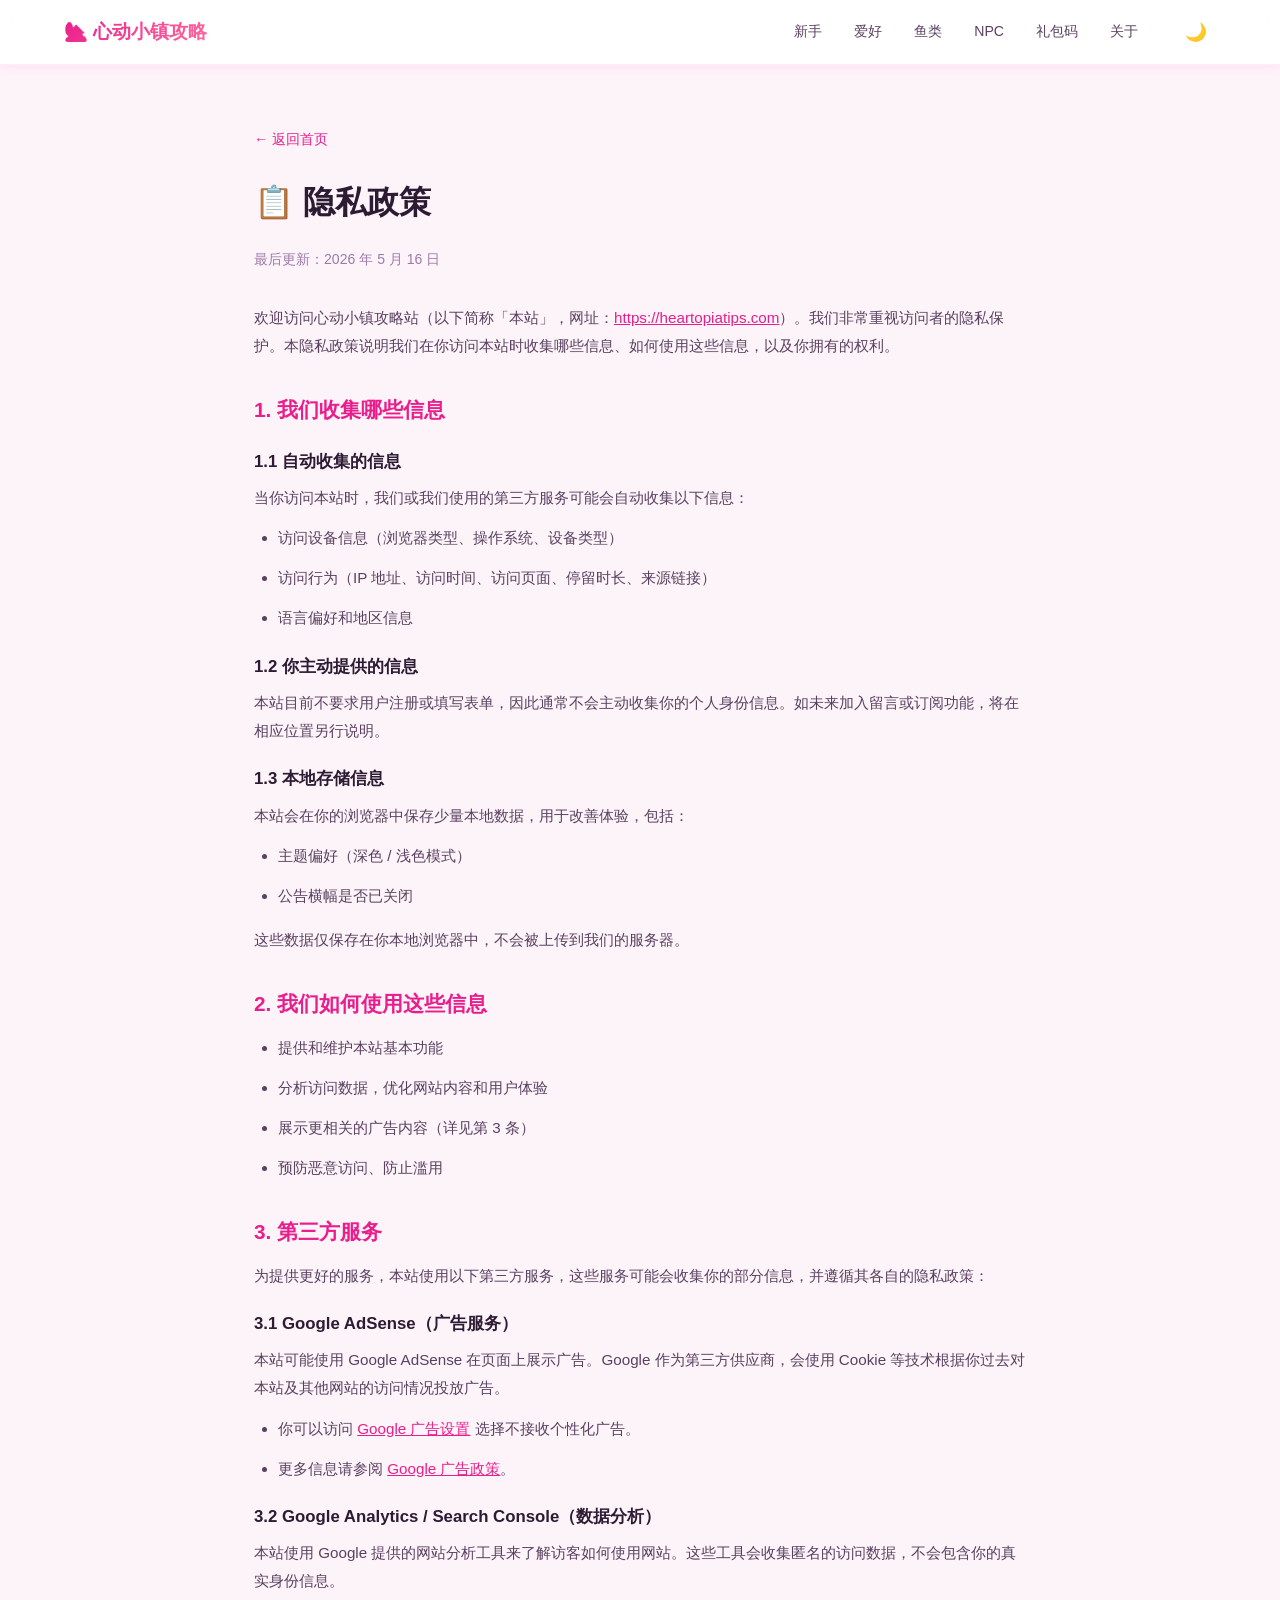
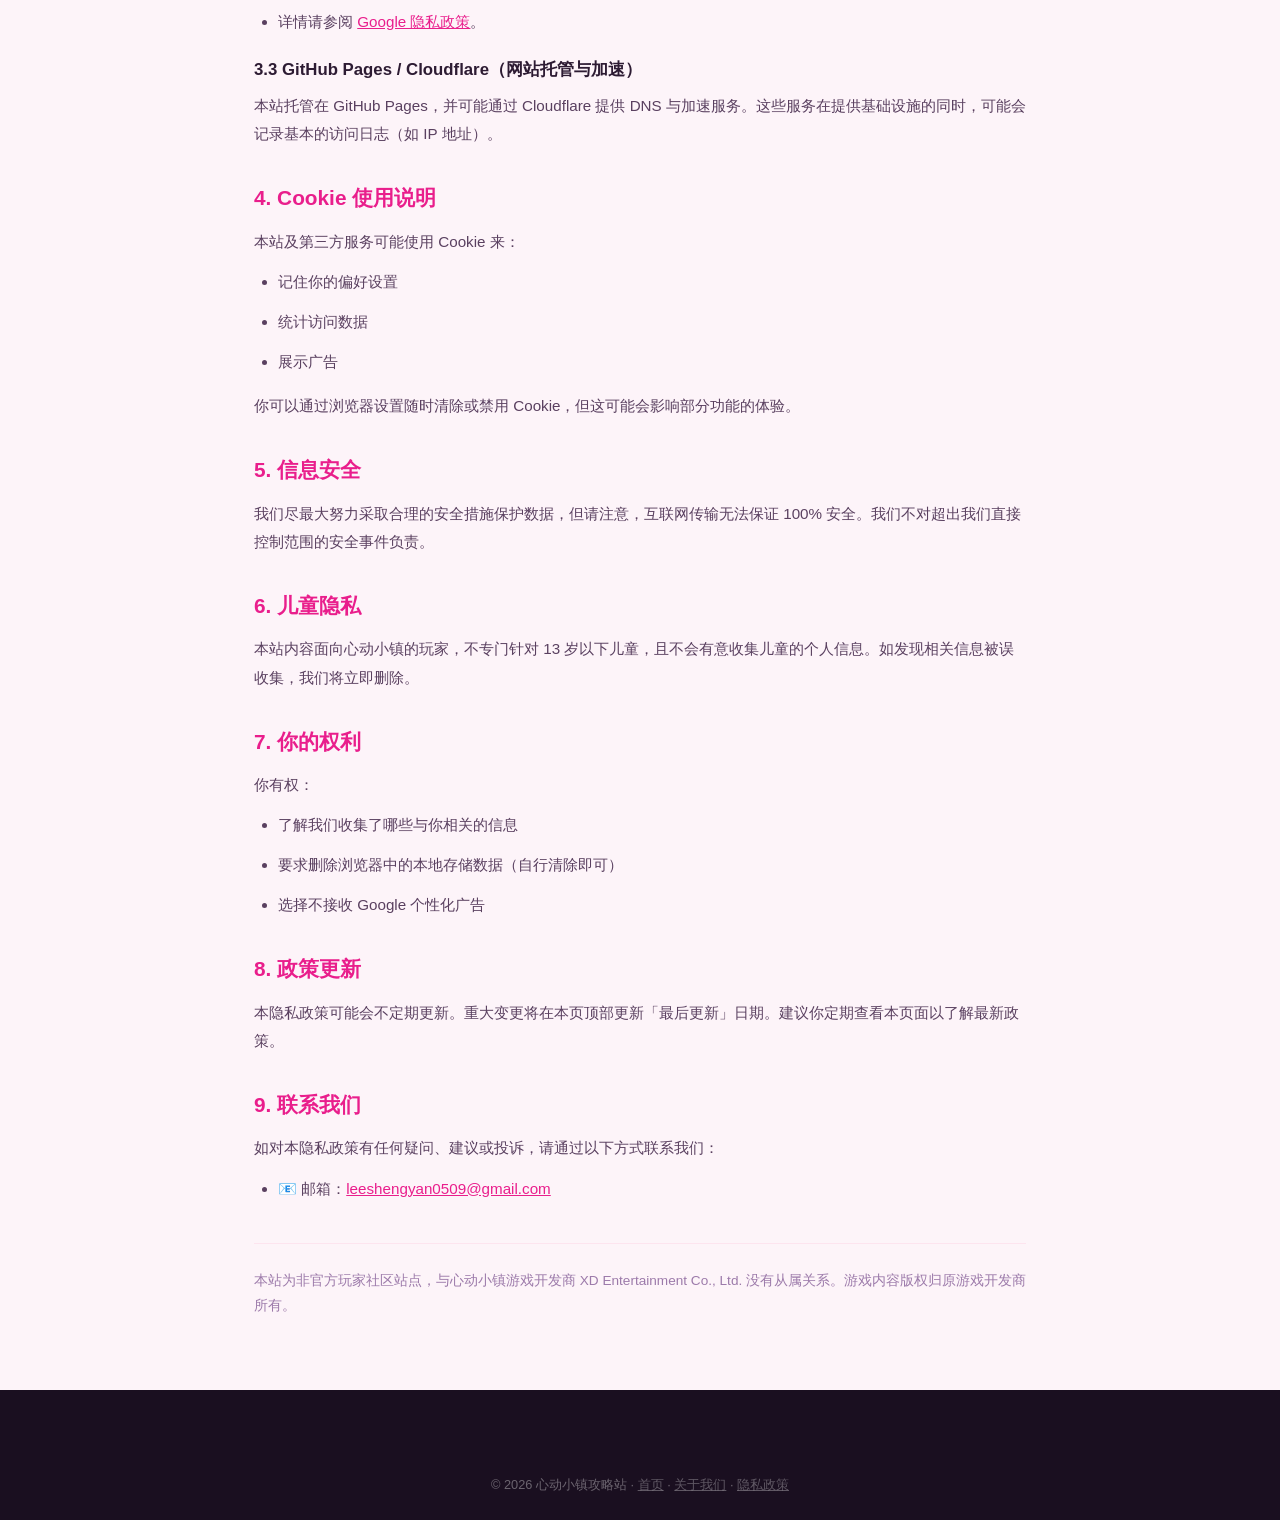
<file: privacy.html>
<!DOCTYPE html>
<html lang="zh-CN">
<head>
  <meta charset="UTF-8" />
  <meta name="viewport" content="width=device-width, initial-scale=1.0" />
  <title>隐私政策 | 心动小镇攻略站</title>
  <meta name="description" content="心动小镇攻略站的隐私政策声明，说明我们如何收集、使用和保护访问者的信息。" />
  <meta name="robots" content="index, follow" />
  <link rel="canonical" href="https://heartopiatips.com/privacy.html" />
  <link rel="icon" type="image/svg+xml" href="/favicon.svg" />
  <link rel="apple-touch-icon" href="/apple-touch-icon.svg" />
  <link rel="manifest" href="/site.webmanifest" />
  <meta name="theme-color" content="#e91e8c" />
  <link rel="stylesheet" href="style.css?v=2" />

  <!-- Google AdSense -->
  <script async src="https://pagead2.googlesyndication.com/pagead/js/adsbygoogle.js?client=ca-pub-1052446335320201" crossorigin="anonymous"></script>
  <style>
    .doc-page { max-width: 820px; margin: 0 auto; padding: 60px 24px; }
    .doc-page h1 { font-size: 2rem; margin-bottom: 16px; color: var(--text-dark); }
    .doc-page .doc-meta { color: var(--text-light); font-size: 0.88rem; margin-bottom: 32px; }
    .doc-page h2 { font-size: 1.3rem; margin: 32px 0 12px; color: var(--pink-dark); }
    .doc-page h3 { font-size: 1.05rem; margin: 20px 0 8px; color: var(--text-dark); }
    .doc-page p, .doc-page li { font-size: 0.95rem; line-height: 1.85; color: var(--text-mid); margin-bottom: 12px; }
    .doc-page ul, .doc-page ol { padding-left: 24px; margin-bottom: 16px; }
    .doc-page a { color: var(--pink-dark); }
    .doc-page strong { color: var(--text-dark); }
    .doc-back { display: inline-block; margin-bottom: 24px; color: var(--pink-dark); text-decoration: none; font-size: 0.9rem; }
    .doc-back:hover { text-decoration: underline; }
  </style>
</head>
<body>

  <!-- 导航栏 -->
  <nav class="navbar">
    <div class="nav-inner">
      <a href="/" class="logo">🏡 心动小镇攻略</a>
      <ul class="nav-links">
        <li><a href="/#beginner">新手</a></li>
        <li><a href="/#hobbies">爱好</a></li>
        <li><a href="/#fish-dex">鱼类</a></li>
        <li><a href="/#npc">NPC</a></li>
        <li><a href="/#codes">礼包码</a></li>
        <li><a href="/about.html">关于</a></li>
      </ul>
      <div class="nav-actions">
        <button class="theme-btn" id="themeBtn" aria-label="切换主题">🌙</button>
        <button class="nav-toggle" id="navToggle" aria-label="菜单">☰</button>
      </div>
    </div>
  </nav>

  <main class="doc-page">
    <a href="/" class="doc-back">← 返回首页</a>
    <h1>📋 隐私政策</h1>
    <p class="doc-meta">最后更新：2026 年 5 月 16 日</p>

    <p>欢迎访问心动小镇攻略站（以下简称「本站」，网址：<a href="https://heartopiatips.com">https://heartopiatips.com</a>）。我们非常重视访问者的隐私保护。本隐私政策说明我们在你访问本站时收集哪些信息、如何使用这些信息，以及你拥有的权利。</p>

    <h2>1. 我们收集哪些信息</h2>

    <h3>1.1 自动收集的信息</h3>
    <p>当你访问本站时，我们或我们使用的第三方服务可能会自动收集以下信息：</p>
    <ul>
      <li>访问设备信息（浏览器类型、操作系统、设备类型）</li>
      <li>访问行为（IP 地址、访问时间、访问页面、停留时长、来源链接）</li>
      <li>语言偏好和地区信息</li>
    </ul>

    <h3>1.2 你主动提供的信息</h3>
    <p>本站目前不要求用户注册或填写表单，因此通常不会主动收集你的个人身份信息。如未来加入留言或订阅功能，将在相应位置另行说明。</p>

    <h3>1.3 本地存储信息</h3>
    <p>本站会在你的浏览器中保存少量本地数据，用于改善体验，包括：</p>
    <ul>
      <li>主题偏好（深色 / 浅色模式）</li>
      <li>公告横幅是否已关闭</li>
    </ul>
    <p>这些数据仅保存在你本地浏览器中，不会被上传到我们的服务器。</p>

    <h2>2. 我们如何使用这些信息</h2>
    <ul>
      <li>提供和维护本站基本功能</li>
      <li>分析访问数据，优化网站内容和用户体验</li>
      <li>展示更相关的广告内容（详见第 3 条）</li>
      <li>预防恶意访问、防止滥用</li>
    </ul>

    <h2>3. 第三方服务</h2>
    <p>为提供更好的服务，本站使用以下第三方服务，这些服务可能会收集你的部分信息，并遵循其各自的隐私政策：</p>

    <h3>3.1 Google AdSense（广告服务）</h3>
    <p>本站可能使用 Google AdSense 在页面上展示广告。Google 作为第三方供应商，会使用 Cookie 等技术根据你过去对本站及其他网站的访问情况投放广告。</p>
    <ul>
      <li>你可以访问 <a href="https://www.google.com/settings/ads" target="_blank" rel="noopener">Google 广告设置</a> 选择不接收个性化广告。</li>
      <li>更多信息请参阅 <a href="https://policies.google.com/technologies/ads" target="_blank" rel="noopener">Google 广告政策</a>。</li>
    </ul>

    <h3>3.2 Google Analytics / Search Console（数据分析）</h3>
    <p>本站使用 Google 提供的网站分析工具来了解访客如何使用网站。这些工具会收集匿名的访问数据，不会包含你的真实身份信息。</p>
    <ul>
      <li>详情请参阅 <a href="https://policies.google.com/privacy" target="_blank" rel="noopener">Google 隐私政策</a>。</li>
    </ul>

    <h3>3.3 GitHub Pages / Cloudflare（网站托管与加速）</h3>
    <p>本站托管在 GitHub Pages，并可能通过 Cloudflare 提供 DNS 与加速服务。这些服务在提供基础设施的同时，可能会记录基本的访问日志（如 IP 地址）。</p>

    <h2>4. Cookie 使用说明</h2>
    <p>本站及第三方服务可能使用 Cookie 来：</p>
    <ul>
      <li>记住你的偏好设置</li>
      <li>统计访问数据</li>
      <li>展示广告</li>
    </ul>
    <p>你可以通过浏览器设置随时清除或禁用 Cookie，但这可能会影响部分功能的体验。</p>

    <h2>5. 信息安全</h2>
    <p>我们尽最大努力采取合理的安全措施保护数据，但请注意，互联网传输无法保证 100% 安全。我们不对超出我们直接控制范围的安全事件负责。</p>

    <h2>6. 儿童隐私</h2>
    <p>本站内容面向心动小镇的玩家，不专门针对 13 岁以下儿童，且不会有意收集儿童的个人信息。如发现相关信息被误收集，我们将立即删除。</p>

    <h2>7. 你的权利</h2>
    <p>你有权：</p>
    <ul>
      <li>了解我们收集了哪些与你相关的信息</li>
      <li>要求删除浏览器中的本地存储数据（自行清除即可）</li>
      <li>选择不接收 Google 个性化广告</li>
    </ul>

    <h2>8. 政策更新</h2>
    <p>本隐私政策可能会不定期更新。重大变更将在本页顶部更新「最后更新」日期。建议你定期查看本页面以了解最新政策。</p>

    <h2>9. 联系我们</h2>
    <p>如对本隐私政策有任何疑问、建议或投诉，请通过以下方式联系我们：</p>
    <ul>
      <li>📧 邮箱：<a href="mailto:leeshengyan0509@gmail.com">leeshengyan0509@gmail.com</a></li>
    </ul>

    <p style="margin-top: 40px; padding-top: 24px; border-top: 1px solid var(--border-color); font-size: 0.85rem; color: var(--text-light);">
      本站为非官方玩家社区站点，与心动小镇游戏开发商 XD Entertainment Co., Ltd. 没有从属关系。游戏内容版权归原游戏开发商所有。
    </p>
  </main>

  <!-- Footer -->
  <footer class="footer">
    <div class="container">
      <div class="footer-bottom">
        <p>© 2026 心动小镇攻略站 · <a href="/" style="color: rgba(255,255,255,0.6);">首页</a> · <a href="/about.html" style="color: rgba(255,255,255,0.6);">关于我们</a> · <a href="/privacy.html" style="color: rgba(255,255,255,0.6);">隐私政策</a></p>
      </div>
    </div>
  </footer>

  <script>
    // 简化版深色模式（独立页面也支持）
    const themeBtn = document.getElementById('themeBtn');
    if (localStorage.getItem('theme') === 'dark') {
      document.documentElement.setAttribute('data-theme', 'dark');
      if (themeBtn) themeBtn.textContent = '☀️';
    }
    themeBtn?.addEventListener('click', () => {
      const isDark = document.documentElement.getAttribute('data-theme') === 'dark';
      if (isDark) {
        document.documentElement.removeAttribute('data-theme');
        themeBtn.textContent = '🌙';
        localStorage.setItem('theme', 'light');
      } else {
        document.documentElement.setAttribute('data-theme', 'dark');
        themeBtn.textContent = '☀️';
        localStorage.setItem('theme', 'dark');
      }
    });

    // 移动端菜单
    document.getElementById('navToggle')?.addEventListener('click', () => {
      document.querySelector('.nav-links')?.classList.toggle('open');
    });
  </script>
</body>
</html>
</file>
<file: style.css>
/* ===========================
   心动小镇攻略站 - 全局样式
   =========================== */

:root {
  --pink-light: #fff0f5;
  --pink: #f8a4c8;
  --pink-dark: #e91e8c;
  --rose: #ff6b9d;
  --peach: #ffb347;
  --mint: #a8e6cf;
  --sky: #87ceeb;
  --purple: #c084fc;
  --text-dark: #2d1b33;
  --text-mid: #5a4060;
  --text-light: #9c7aaa;
  --card-bg: #ffffff;
  --bg-main: #fdf4f9;
  --bg-alt: #fdf4f9;
  --border-color: rgba(248, 164, 200, 0.2);
  --shadow: 0 4px 20px rgba(233, 30, 140, 0.1);
  --shadow-hover: 0 8px 32px rgba(233, 30, 140, 0.2);
  --radius: 16px;
  --radius-sm: 8px;
  --transition: all 0.25s ease;
}

/* 深色模式 */
[data-theme="dark"] {
  --pink-light: #2a1a25;
  --pink: #c2185b;
  --pink-dark: #ff80b5;
  --rose: #ff80b5;
  --peach: #ffb347;
  --text-dark: #f0e0ed;
  --text-mid: #c5a8ba;
  --text-light: #8a6d80;
  --card-bg: #1f1424;
  --bg-main: #15101a;
  --bg-alt: #1a1320;
  --border-color: rgba(248, 164, 200, 0.15);
  --shadow: 0 4px 20px rgba(0, 0, 0, 0.4);
  --shadow-hover: 0 8px 32px rgba(0, 0, 0, 0.55);
}

* {
  margin: 0;
  padding: 0;
  box-sizing: border-box;
}

html {
  scroll-behavior: smooth;
}

body {
  font-family: -apple-system, BlinkMacSystemFont, 'PingFang SC', 'Hiragino Sans GB', 'Microsoft YaHei', sans-serif;
  background: var(--bg-main);
  color: var(--text-dark);
  line-height: 1.7;
  transition: background 0.3s, color 0.3s;
}

.container {
  max-width: 1200px;
  margin: 0 auto;
  padding: 0 24px;
}

/* ===== 公告横幅 ===== */
.announcement {
  background: linear-gradient(135deg, var(--pink-dark), var(--rose), var(--peach));
  color: white;
  font-size: 0.9rem;
  font-weight: 500;
  position: relative;
  z-index: 99;
  transition: max-height 0.3s ease, padding 0.3s ease;
  max-height: 60px;
  overflow: hidden;
}

.announcement.hidden {
  max-height: 0;
  padding: 0;
}

.announcement-inner {
  display: flex;
  align-items: center;
  gap: 12px;
  padding: 12px 24px;
  position: relative;
}

.ann-tag {
  background: rgba(255,255,255,0.25);
  padding: 3px 10px;
  border-radius: 20px;
  font-size: 0.78rem;
  font-weight: 700;
  flex-shrink: 0;
}

.ann-text {
  flex: 1;
  font-size: 0.88rem;
}

.ann-text a {
  color: white;
  text-decoration: underline;
  font-weight: 700;
}

.ann-close {
  background: none;
  border: none;
  color: white;
  font-size: 1.4rem;
  cursor: pointer;
  padding: 0 8px;
  line-height: 1;
  opacity: 0.8;
}

.ann-close:hover { opacity: 1; }

/* ===== NAVBAR ===== */
.navbar {
  position: sticky;
  top: 0;
  z-index: 100;
  background: rgba(255, 255, 255, 0.92);
  backdrop-filter: blur(12px);
  border-bottom: 1px solid var(--border-color);
  box-shadow: 0 2px 12px rgba(233, 30, 140, 0.08);
  transition: background 0.3s;
}

[data-theme="dark"] .navbar {
  background: rgba(31, 20, 36, 0.92);
}

.nav-inner {
  max-width: 1200px;
  margin: 0 auto;
  padding: 0 24px;
  height: 64px;
  display: flex;
  align-items: center;
  gap: 24px;
}

.logo {
  font-size: 1.2rem;
  font-weight: 800;
  color: var(--pink-dark);
  text-decoration: none;
  white-space: nowrap;
  background: linear-gradient(135deg, var(--pink-dark), var(--rose));
  -webkit-background-clip: text;
  -webkit-text-fill-color: transparent;
  background-clip: text;
}

.nav-links {
  display: flex;
  list-style: none;
  gap: 4px;
  margin-left: auto;
}

.nav-links a {
  display: block;
  padding: 8px 14px;
  color: var(--text-mid);
  text-decoration: none;
  border-radius: 20px;
  font-size: 0.88rem;
  font-weight: 500;
  transition: var(--transition);
}

.nav-links a:hover {
  background: var(--pink-light);
  color: var(--pink-dark);
}

.nav-actions {
  display: flex;
  align-items: center;
  gap: 4px;
}

.search-btn,
.theme-btn,
.lang-btn,
.nav-toggle {
  background: none;
  border: none;
  width: 40px;
  height: 40px;
  border-radius: 50%;
  cursor: pointer;
  font-size: 1.1rem;
  color: var(--pink-dark);
  transition: var(--transition);
  display: flex;
  align-items: center;
  justify-content: center;
}

.search-btn:hover,
.theme-btn:hover,
.lang-btn:hover {
  background: var(--pink-light);
}

.lang-btn {
  width: auto;
  padding: 0 12px;
  border-radius: 20px;
  font-size: 0.82rem;
  font-weight: 700;
  white-space: nowrap;
  background: var(--pink-light);
}

.nav-toggle {
  display: none;
}

/* ===== 搜索弹窗 ===== */
.search-overlay {
  position: fixed;
  inset: 0;
  background: rgba(0,0,0,0.55);
  backdrop-filter: blur(6px);
  z-index: 200;
  display: none;
  align-items: flex-start;
  justify-content: center;
  padding: 80px 20px 20px;
  animation: fadeIn 0.2s ease;
}

.search-overlay.show {
  display: flex;
}

@keyframes fadeIn {
  from { opacity: 0; }
  to { opacity: 1; }
}

.search-box {
  width: 100%;
  max-width: 640px;
  background: var(--card-bg);
  border-radius: var(--radius);
  box-shadow: 0 16px 64px rgba(0,0,0,0.3);
  overflow: hidden;
  animation: slideDown 0.25s ease;
}

@keyframes slideDown {
  from { transform: translateY(-20px); opacity: 0; }
  to { transform: translateY(0); opacity: 1; }
}

.search-input-wrap {
  display: flex;
  align-items: center;
  padding: 16px 20px;
  border-bottom: 1px solid var(--border-color);
  gap: 12px;
}

.search-icon {
  font-size: 1.2rem;
}

#searchInput {
  flex: 1;
  border: none;
  background: none;
  font-size: 1rem;
  color: var(--text-dark);
  outline: none;
  font-family: inherit;
}

.search-close {
  background: none;
  border: none;
  font-size: 1.6rem;
  color: var(--text-light);
  cursor: pointer;
  line-height: 1;
}

.search-results {
  max-height: 60vh;
  overflow-y: auto;
  padding: 8px;
}

.search-hint {
  padding: 24px;
  text-align: center;
  color: var(--text-light);
  font-size: 0.9rem;
}

.search-result-item {
  padding: 12px 16px;
  border-radius: var(--radius-sm);
  cursor: pointer;
  text-decoration: none;
  color: var(--text-dark);
  display: block;
  transition: background 0.15s;
}

.search-result-item:hover {
  background: var(--pink-light);
}

.search-result-item .sr-title {
  font-weight: 700;
  font-size: 0.95rem;
  margin-bottom: 4px;
  color: var(--pink-dark);
}

.search-result-item .sr-desc {
  font-size: 0.82rem;
  color: var(--text-mid);
}

.search-result-item mark {
  background: var(--peach);
  color: var(--text-dark);
  padding: 0 2px;
  border-radius: 3px;
}

/* ===== HERO ===== */
.hero {
  background: linear-gradient(135deg, #fff0f9 0%, #fce4f0 40%, #f0e8ff 100%);
  padding: 80px 24px;
  display: flex;
  align-items: center;
  justify-content: center;
  gap: 60px;
  min-height: 520px;
  position: relative;
  overflow: hidden;
  transition: background 0.3s;
}

[data-theme="dark"] .hero {
  background: linear-gradient(135deg, #2a1830 0%, #361b30 40%, #251a35 100%);
}

.hero::before {
  content: '';
  position: absolute;
  width: 600px;
  height: 600px;
  border-radius: 50%;
  background: radial-gradient(circle, rgba(248,164,200,0.15) 0%, transparent 70%);
  top: -200px;
  right: -100px;
  pointer-events: none;
}

.hero-content {
  max-width: 560px;
  position: relative;
  z-index: 1;
}

.hero-badge {
  display: inline-block;
  background: linear-gradient(135deg, var(--pink), var(--rose));
  color: white;
  padding: 6px 16px;
  border-radius: 20px;
  font-size: 0.85rem;
  font-weight: 600;
  margin-bottom: 20px;
  letter-spacing: 0.5px;
}

.hero h1 {
  font-size: clamp(2.4rem, 5vw, 3.6rem);
  font-weight: 900;
  color: var(--text-dark);
  line-height: 1.2;
  margin-bottom: 20px;
}

.hero h1 span {
  background: linear-gradient(135deg, var(--pink-dark), var(--rose), var(--peach));
  -webkit-background-clip: text;
  -webkit-text-fill-color: transparent;
  background-clip: text;
}

.hero p {
  font-size: 1.05rem;
  color: var(--text-mid);
  margin-bottom: 32px;
  line-height: 1.8;
}

.hero-btns {
  display: flex;
  gap: 16px;
  flex-wrap: wrap;
}

.btn {
  padding: 14px 28px;
  border-radius: 50px;
  text-decoration: none;
  font-weight: 700;
  font-size: 0.95rem;
  transition: var(--transition);
  display: inline-flex;
  align-items: center;
  gap: 8px;
  cursor: pointer;
  border: none;
}

.btn-primary {
  background: linear-gradient(135deg, var(--pink-dark), var(--rose));
  color: white;
  box-shadow: 0 4px 16px rgba(233, 30, 140, 0.35);
}

.btn-primary:hover {
  transform: translateY(-2px);
  box-shadow: 0 8px 24px rgba(233, 30, 140, 0.45);
}

.btn-secondary {
  background: var(--card-bg);
  color: var(--pink-dark);
  border: 2px solid var(--pink);
}

.btn-secondary:hover {
  background: var(--pink-light);
  transform: translateY(-2px);
}

.hero-visual {
  flex-shrink: 0;
}

.hero-emoji-grid {
  display: grid;
  grid-template-columns: repeat(3, 1fr);
  gap: 12px;
}

.hero-emoji-grid span {
  font-size: 2.4rem;
  display: flex;
  align-items: center;
  justify-content: center;
  width: 72px;
  height: 72px;
  background: var(--card-bg);
  border-radius: 20px;
  box-shadow: var(--shadow);
  transition: var(--transition);
  animation: floatEmoji 3s ease-in-out infinite;
}

.hero-emoji-grid span:nth-child(odd) { animation-delay: 0.5s; }
.hero-emoji-grid span:nth-child(3n) { animation-delay: 1s; }

@keyframes floatEmoji {
  0%, 100% { transform: translateY(0); }
  50% { transform: translateY(-6px); }
}

/* ===== QUICK NAV ===== */
.quick-nav {
  background: var(--card-bg);
  padding: 24px 0;
  border-bottom: 1px solid var(--border-color);
}

.quick-cards {
  display: flex;
  gap: 12px;
  justify-content: center;
  flex-wrap: wrap;
}

.quick-card {
  display: flex;
  flex-direction: column;
  align-items: center;
  gap: 8px;
  padding: 16px 20px;
  background: var(--pink-light);
  border-radius: var(--radius);
  text-decoration: none;
  transition: var(--transition);
  min-width: 90px;
  border: 2px solid transparent;
}

.quick-card:hover {
  background: var(--card-bg);
  border-color: var(--pink);
  transform: translateY(-3px);
  box-shadow: var(--shadow);
}

.qc-icon {
  font-size: 1.8rem;
}

.qc-label {
  font-size: 0.8rem;
  font-weight: 600;
  color: var(--text-mid);
  white-space: nowrap;
}

/* ===== SECTIONS ===== */
.section {
  padding: 80px 0;
  background: var(--bg-main);
  transition: background 0.3s;
}

.section-alt {
  background: var(--bg-alt);
}

[data-theme="dark"] .section-alt {
  background: #1a1320;
}

.section-header {
  text-align: center;
  margin-bottom: 52px;
}

.section-header h2 {
  font-size: clamp(1.8rem, 3.5vw, 2.4rem);
  font-weight: 800;
  color: var(--text-dark);
  margin-bottom: 12px;
}

.section-header p {
  font-size: 1rem;
  color: var(--text-light);
  max-width: 560px;
  margin: 0 auto;
}

.update-badge {
  display: inline-block;
  margin-top: 12px;
  background: var(--pink-light);
  color: var(--pink-dark);
  padding: 4px 14px;
  border-radius: 20px;
  font-size: 0.78rem;
  font-weight: 700;
}

/* ===== TIPS ===== */
.tips-grid {
  display: grid;
  grid-template-columns: repeat(auto-fill, minmax(320px, 1fr));
  gap: 24px;
}

.tip-card {
  background: var(--card-bg);
  border-radius: var(--radius);
  padding: 28px;
  display: flex;
  gap: 20px;
  align-items: flex-start;
  box-shadow: var(--shadow);
  transition: var(--transition);
  border: 1px solid var(--border-color);
}

.tip-card:hover {
  transform: translateY(-4px);
  box-shadow: var(--shadow-hover);
  border-color: var(--pink);
}

.tip-num {
  font-size: 2rem;
  font-weight: 900;
  color: var(--pink);
  line-height: 1;
  flex-shrink: 0;
  opacity: 0.6;
}

.tip-content h3 {
  font-size: 1rem;
  font-weight: 700;
  margin-bottom: 8px;
  color: var(--text-dark);
}

.tip-content p {
  font-size: 0.9rem;
  color: var(--text-mid);
  line-height: 1.7;
}

/* ===== HOBBY ===== */
.hobby-grid {
  display: grid;
  grid-template-columns: repeat(auto-fill, minmax(300px, 1fr));
  gap: 24px;
}

.hobby-card {
  background: var(--card-bg);
  border-radius: var(--radius);
  overflow: hidden;
  box-shadow: var(--shadow);
  transition: var(--transition);
  border: 1px solid var(--border-color);
}

.hobby-card:hover {
  transform: translateY(-5px);
  box-shadow: var(--shadow-hover);
}

.hobby-header {
  padding: 28px 24px;
  color: white;
  display: flex;
  align-items: center;
  gap: 12px;
  flex-wrap: wrap;
}

.hobby-icon { font-size: 2.2rem; }

.hobby-header h3 {
  font-size: 1.3rem;
  font-weight: 800;
  flex: 1;
  color: white;
}

.hobby-tag {
  background: rgba(255,255,255,0.25);
  padding: 3px 10px;
  border-radius: 20px;
  font-size: 0.75rem;
  font-weight: 600;
}

.hobby-body { padding: 24px; }

.hobby-desc {
  font-size: 0.92rem;
  color: var(--text-mid);
  margin-bottom: 16px;
  line-height: 1.7;
}

.hobby-stats {
  display: flex;
  gap: 8px;
  flex-wrap: wrap;
  margin-bottom: 20px;
}

.hobby-stats span {
  background: var(--pink-light);
  color: var(--pink-dark);
  padding: 4px 12px;
  border-radius: 20px;
  font-size: 0.78rem;
  font-weight: 600;
}

.hobby-tips h4 {
  font-size: 0.88rem;
  font-weight: 700;
  color: var(--text-dark);
  margin-bottom: 10px;
}

.hobby-tips ul {
  list-style: none;
  display: flex;
  flex-direction: column;
  gap: 6px;
}

.hobby-tips li {
  font-size: 0.85rem;
  color: var(--text-mid);
  padding-left: 16px;
  position: relative;
}

.hobby-tips li::before {
  content: '▸';
  position: absolute;
  left: 0;
  color: var(--pink);
  font-size: 0.7rem;
  top: 3px;
}

/* ===== FILTER BAR ===== */
.filter-bar {
  display: flex;
  flex-wrap: wrap;
  gap: 16px;
  align-items: center;
  background: var(--card-bg);
  padding: 16px 20px;
  border-radius: var(--radius);
  box-shadow: var(--shadow);
  margin-bottom: 24px;
  border: 1px solid var(--border-color);
}

.filter-group {
  display: flex;
  align-items: center;
  gap: 6px;
  flex-wrap: wrap;
}

.filter-label {
  font-size: 0.85rem;
  color: var(--text-mid);
  font-weight: 600;
  margin-right: 4px;
}

.filter-btn {
  padding: 6px 14px;
  background: var(--pink-light);
  border: 1px solid transparent;
  border-radius: 20px;
  font-size: 0.82rem;
  font-weight: 600;
  color: var(--text-mid);
  cursor: pointer;
  transition: var(--transition);
}

.filter-btn:hover {
  border-color: var(--pink);
  color: var(--pink-dark);
}

.filter-btn.active {
  background: linear-gradient(135deg, var(--pink-dark), var(--rose));
  color: white;
  border-color: transparent;
}

.filter-input {
  width: 100%;
  padding: 10px 16px;
  border: 1px solid var(--border-color);
  border-radius: 20px;
  font-size: 0.9rem;
  font-family: inherit;
  background: var(--bg-main);
  color: var(--text-dark);
  outline: none;
  transition: border-color 0.2s;
}

.filter-input:focus {
  border-color: var(--pink);
}

/* ===== DATA TABLE ===== */
.data-table-wrap {
  background: var(--card-bg);
  border-radius: var(--radius);
  box-shadow: var(--shadow);
  border: 1px solid var(--border-color);
  overflow: auto;
  position: relative;
}

.data-table {
  width: 100%;
  border-collapse: collapse;
  font-size: 0.9rem;
  min-width: 600px;
}

.data-table thead {
  background: linear-gradient(135deg, var(--pink-light), var(--bg-alt));
}

.data-table th {
  padding: 14px 16px;
  text-align: left;
  font-weight: 700;
  color: var(--text-dark);
  font-size: 0.88rem;
  white-space: nowrap;
}

.data-table td {
  padding: 14px 16px;
  border-top: 1px solid var(--border-color);
  color: var(--text-mid);
  vertical-align: middle;
}

.data-table tr:hover {
  background: var(--pink-light);
}

.data-table tr.hidden {
  display: none;
}

.rarity {
  display: inline-block;
  padding: 3px 10px;
  border-radius: 20px;
  font-size: 0.75rem;
  font-weight: 700;
  white-space: nowrap;
}

.rarity-common { background: #e0e0e0; color: #555; }
.rarity-rare { background: #b3e5fc; color: #01579b; }
.rarity-legend { background: linear-gradient(135deg, #ffd54f, #ff8a65); color: white; }

[data-theme="dark"] .rarity-common { background: #3a3340; color: #d0d0d0; }
[data-theme="dark"] .rarity-rare { background: #1a3a4a; color: #80d4ff; }

.table-note {
  margin-top: 16px;
  text-align: center;
  font-size: 0.85rem;
  color: var(--text-light);
}

.table-empty {
  display: none;
  padding: 32px;
  text-align: center;
  color: var(--text-light);
  font-size: 0.95rem;
}

.table-empty.show {
  display: block;
}

/* ===== CALCULATOR ===== */
.calculator-wrap {
  display: grid;
  grid-template-columns: 1fr 1fr;
  gap: 32px;
  background: var(--card-bg);
  padding: 32px;
  border-radius: var(--radius);
  box-shadow: var(--shadow);
  border: 1px solid var(--border-color);
}

.calc-form {
  display: flex;
  flex-direction: column;
  gap: 18px;
}

.calc-row {
  display: grid;
  grid-template-columns: 130px 1fr 60px;
  align-items: center;
  gap: 12px;
}

.calc-row label {
  font-size: 0.9rem;
  color: var(--text-mid);
  font-weight: 600;
}

.calc-row input[type="number"],
.calc-row select {
  padding: 8px 12px;
  border: 1px solid var(--border-color);
  border-radius: var(--radius-sm);
  font-size: 0.9rem;
  font-family: inherit;
  background: var(--bg-main);
  color: var(--text-dark);
  outline: none;
}

.calc-row input[type="number"]:focus,
.calc-row select:focus {
  border-color: var(--pink);
}

.calc-row input[type="range"] {
  width: 100%;
  accent-color: var(--pink-dark);
}

.calc-unit {
  font-size: 0.85rem;
  color: var(--text-light);
  font-weight: 600;
  text-align: right;
}

.calc-result {
  background: linear-gradient(135deg, var(--pink-dark), var(--rose), var(--peach));
  border-radius: var(--radius);
  padding: 32px 28px;
  color: white;
  display: flex;
  flex-direction: column;
  align-items: center;
  text-align: center;
  position: relative;
  overflow: hidden;
}

.calc-result::before {
  content: '';
  position: absolute;
  width: 200px;
  height: 200px;
  border-radius: 50%;
  background: rgba(255,255,255,0.1);
  top: -80px;
  right: -80px;
}

.calc-result-label {
  font-size: 0.95rem;
  font-weight: 600;
  opacity: 0.9;
  margin-bottom: 8px;
}

.calc-result-num {
  font-size: 3rem;
  font-weight: 900;
  line-height: 1;
  margin-bottom: 4px;
  position: relative;
}

.calc-result-unit {
  font-size: 0.85rem;
  opacity: 0.85;
  margin-bottom: 24px;
}

.calc-result-breakdown {
  width: 100%;
  display: flex;
  flex-direction: column;
  gap: 8px;
  background: rgba(255,255,255,0.15);
  padding: 16px;
  border-radius: var(--radius-sm);
  margin-bottom: 16px;
}

.calc-result-breakdown div {
  display: flex;
  justify-content: space-between;
  font-size: 0.85rem;
}

.calc-result-breakdown strong {
  font-weight: 800;
}

.calc-tip {
  font-size: 0.82rem;
  opacity: 0.95;
  background: rgba(255,255,255,0.15);
  padding: 10px 16px;
  border-radius: 20px;
}

/* ===== GUIDES ===== */
.guides-grid {
  display: grid;
  grid-template-columns: repeat(auto-fill, minmax(300px, 1fr));
  gap: 24px;
}

.guide-card {
  background: var(--card-bg);
  border-radius: var(--radius);
  padding: 28px;
  box-shadow: var(--shadow);
  transition: var(--transition);
  border: 1px solid var(--border-color);
  position: relative;
}

.guide-card:hover {
  transform: translateY(-4px);
  box-shadow: var(--shadow-hover);
  border-color: var(--pink);
}

.guide-card.hot {
  border-color: var(--rose);
  background: linear-gradient(135deg, var(--card-bg), var(--pink-light));
}

.guide-badge {
  position: absolute;
  top: 16px;
  right: 16px;
  background: linear-gradient(135deg, var(--rose), var(--peach));
  color: white;
  padding: 3px 10px;
  border-radius: 20px;
  font-size: 0.72rem;
  font-weight: 700;
}

.guide-icon { font-size: 2.2rem; margin-bottom: 12px; }

.guide-card h3 {
  font-size: 1.05rem;
  font-weight: 700;
  margin-bottom: 10px;
  color: var(--text-dark);
}

.guide-card p {
  font-size: 0.88rem;
  color: var(--text-mid);
  line-height: 1.7;
  margin-bottom: 16px;
}

.guide-tags {
  display: flex;
  gap: 8px;
  flex-wrap: wrap;
}

.guide-tags span {
  background: var(--pink-light);
  color: var(--pink-dark);
  padding: 3px 10px;
  border-radius: 20px;
  font-size: 0.75rem;
  font-weight: 600;
}

/* ===== CODES ===== */
.codes-wrapper {
  display: grid;
  grid-template-columns: 1fr 340px;
  gap: 32px;
  align-items: start;
}

.codes-list {
  display: flex;
  flex-direction: column;
  gap: 12px;
}

.code-item {
  background: var(--card-bg);
  border-radius: var(--radius);
  padding: 20px 24px;
  display: flex;
  align-items: center;
  justify-content: space-between;
  gap: 16px;
  box-shadow: var(--shadow);
  border: 1px solid var(--border-color);
  transition: var(--transition);
}

.code-item.active {
  border-color: rgba(46, 213, 115, 0.3);
}

.code-item.expired {
  opacity: 0.5;
}

.code-item:not(.expired):hover {
  transform: translateX(4px);
  box-shadow: var(--shadow-hover);
}

.code-info {
  display: flex;
  flex-direction: column;
  gap: 6px;
}

.code-status {
  font-size: 0.78rem;
  font-weight: 700;
}

.code-text {
  font-family: 'Courier New', monospace;
  font-size: 1.15rem;
  font-weight: 800;
  color: var(--pink-dark);
  background: var(--pink-light);
  padding: 4px 10px;
  border-radius: var(--radius-sm);
  display: inline-block;
  letter-spacing: 1px;
}

.code-reward {
  font-size: 0.82rem;
  color: var(--text-light);
}

.copy-btn {
  padding: 8px 20px;
  background: linear-gradient(135deg, var(--pink-dark), var(--rose));
  color: white;
  border: none;
  border-radius: 20px;
  cursor: pointer;
  font-weight: 700;
  font-size: 0.85rem;
  transition: var(--transition);
  white-space: nowrap;
  flex-shrink: 0;
}

.copy-btn:hover:not(:disabled) {
  transform: scale(1.05);
  box-shadow: 0 4px 12px rgba(233, 30, 140, 0.4);
}

.copy-btn:disabled {
  background: #ccc;
  cursor: not-allowed;
}

.hint-card {
  background: var(--card-bg);
  border-radius: var(--radius);
  padding: 28px;
  box-shadow: var(--shadow);
  border: 1px solid var(--border-color);
}

.hint-card h4 {
  font-size: 1rem;
  font-weight: 700;
  margin-bottom: 16px;
  color: var(--text-dark);
}

.hint-card ol {
  padding-left: 20px;
  display: flex;
  flex-direction: column;
  gap: 10px;
  margin-bottom: 16px;
}

.hint-card li {
  font-size: 0.9rem;
  color: var(--text-mid);
}

.hint-card strong { color: var(--pink-dark); }

.hint-note {
  font-size: 0.8rem;
  color: var(--text-light);
  background: var(--bg-alt);
  padding: 10px 14px;
  border-radius: var(--radius-sm);
  border-left: 3px solid var(--peach);
}

.codes-toast {
  position: fixed;
  bottom: 32px;
  left: 50%;
  transform: translateX(-50%) translateY(80px);
  background: var(--text-dark);
  color: var(--card-bg);
  padding: 12px 24px;
  border-radius: 50px;
  font-size: 0.9rem;
  font-weight: 600;
  opacity: 0;
  transition: all 0.3s ease;
  pointer-events: none;
  z-index: 999;
}

.codes-toast.show {
  opacity: 1;
  transform: translateX(-50%) translateY(0);
}

/* ===== STATS ===== */
.stats-grid {
  display: grid;
  grid-template-columns: repeat(auto-fill, minmax(130px, 1fr));
  gap: 20px;
}

.stat-card {
  background: var(--card-bg);
  border-radius: var(--radius);
  padding: 28px 16px;
  text-align: center;
  box-shadow: var(--shadow);
  border: 1px solid var(--border-color);
  transition: var(--transition);
}

.stat-card:hover {
  transform: translateY(-4px);
  box-shadow: var(--shadow-hover);
  border-color: var(--pink);
}

.stat-icon { font-size: 2rem; margin-bottom: 10px; }

.stat-num {
  font-size: 2rem;
  font-weight: 900;
  color: var(--pink-dark);
  line-height: 1;
  margin-bottom: 6px;
}

.stat-label {
  font-size: 0.82rem;
  color: var(--text-light);
  font-weight: 600;
}

/* ===== SHARE SECTION ===== */
.share-section {
  background: var(--bg-main);
  padding: 60px 0;
}

.share-card {
  background: linear-gradient(135deg, var(--pink-light), var(--bg-alt));
  border: 2px solid var(--pink);
  border-radius: var(--radius);
  padding: 40px 32px;
  text-align: center;
  max-width: 720px;
  margin: 0 auto;
}

.share-card h3 {
  font-size: 1.4rem;
  font-weight: 800;
  color: var(--pink-dark);
  margin-bottom: 8px;
}

.share-card p {
  font-size: 0.95rem;
  color: var(--text-mid);
  margin-bottom: 24px;
}

.share-btns {
  display: flex;
  gap: 12px;
  justify-content: center;
  flex-wrap: wrap;
}

.share-btn {
  padding: 10px 20px;
  background: var(--card-bg);
  border: 1px solid var(--pink);
  border-radius: 20px;
  font-size: 0.88rem;
  font-weight: 600;
  color: var(--pink-dark);
  cursor: pointer;
  text-decoration: none;
  transition: var(--transition);
}

.share-btn:hover {
  background: linear-gradient(135deg, var(--pink-dark), var(--rose));
  color: white;
  transform: translateY(-2px);
  box-shadow: 0 4px 12px rgba(233, 30, 140, 0.3);
}

/* ===== FOOTER ===== */
.footer {
  background: #1a0f20;
  color: rgba(255,255,255,0.7);
  padding: 60px 0 0;
}

.footer-inner {
  display: grid;
  grid-template-columns: 2fr 1fr 1fr;
  gap: 48px;
  padding-bottom: 48px;
  border-bottom: 1px solid rgba(255,255,255,0.1);
}

.footer-logo {
  font-size: 1.2rem;
  font-weight: 800;
  color: white;
  display: block;
  margin-bottom: 12px;
}

.footer-brand p {
  font-size: 0.85rem;
  line-height: 1.8;
}

.footer-links h4 {
  color: white;
  font-size: 0.95rem;
  margin-bottom: 16px;
}

.footer-links ul {
  list-style: none;
  display: flex;
  flex-direction: column;
  gap: 10px;
}

.footer-links a {
  color: rgba(255,255,255,0.6);
  text-decoration: none;
  font-size: 0.88rem;
  transition: color 0.2s;
}

.footer-links a:hover { color: var(--pink); }

.footer-bottom {
  padding: 24px 0;
  text-align: center;
  font-size: 0.8rem;
  opacity: 0.5;
}

/* ===== BACK TO TOP ===== */
.back-to-top {
  position: fixed;
  bottom: 32px;
  right: 32px;
  width: 48px;
  height: 48px;
  border-radius: 50%;
  background: linear-gradient(135deg, var(--pink-dark), var(--rose));
  color: white;
  border: none;
  font-size: 1.4rem;
  font-weight: 800;
  cursor: pointer;
  box-shadow: 0 6px 20px rgba(233, 30, 140, 0.4);
  opacity: 0;
  pointer-events: none;
  transform: translateY(20px);
  transition: var(--transition);
  z-index: 99;
}

.back-to-top.show {
  opacity: 1;
  pointer-events: auto;
  transform: translateY(0);
}

.back-to-top:hover {
  transform: translateY(-4px);
  box-shadow: 0 8px 28px rgba(233, 30, 140, 0.55);
}

/* ===== RESPONSIVE ===== */
@media (max-width: 900px) {
  .nav-links {
    display: none;
    position: absolute;
    top: 64px;
    left: 0;
    right: 0;
    background: var(--card-bg);
    flex-direction: column;
    padding: 16px;
    border-bottom: 1px solid var(--border-color);
    box-shadow: 0 8px 20px rgba(0,0,0,0.08);
  }

  .nav-links.open { display: flex; }
  .nav-toggle { display: flex; }

  .calculator-wrap {
    grid-template-columns: 1fr;
  }

  .codes-wrapper {
    grid-template-columns: 1fr;
  }
}

@media (max-width: 768px) {
  .hero {
    flex-direction: column;
    text-align: center;
    padding: 60px 24px;
    gap: 40px;
  }

  .hero-btns { justify-content: center; }

  .hero-emoji-grid span {
    width: 60px;
    height: 60px;
    font-size: 1.8rem;
  }

  .hobby-grid,
  .tips-grid,
  .guides-grid {
    grid-template-columns: 1fr;
  }

  .footer-inner {
    grid-template-columns: 1fr;
    gap: 32px;
  }

  .stats-grid {
    grid-template-columns: repeat(4, 1fr);
  }

  .ann-text { font-size: 0.8rem; }
  .ann-tag { display: none; }

  .filter-bar { flex-direction: column; align-items: stretch; }
  .filter-group { justify-content: flex-start; }

  .calc-row {
    grid-template-columns: 1fr;
    gap: 6px;
  }

  .calc-unit { text-align: left; }

  .back-to-top {
    bottom: 20px;
    right: 20px;
    width: 44px;
    height: 44px;
  }
}

@media (max-width: 480px) {
  .stats-grid {
    grid-template-columns: repeat(2, 1fr);
  }

  .quick-card {
    min-width: 75px;
    padding: 12px 14px;
  }

  .code-item {
    flex-direction: column;
    align-items: flex-start;
  }

  .nav-inner { gap: 12px; }
  .logo { font-size: 1rem; }
}
</file>
